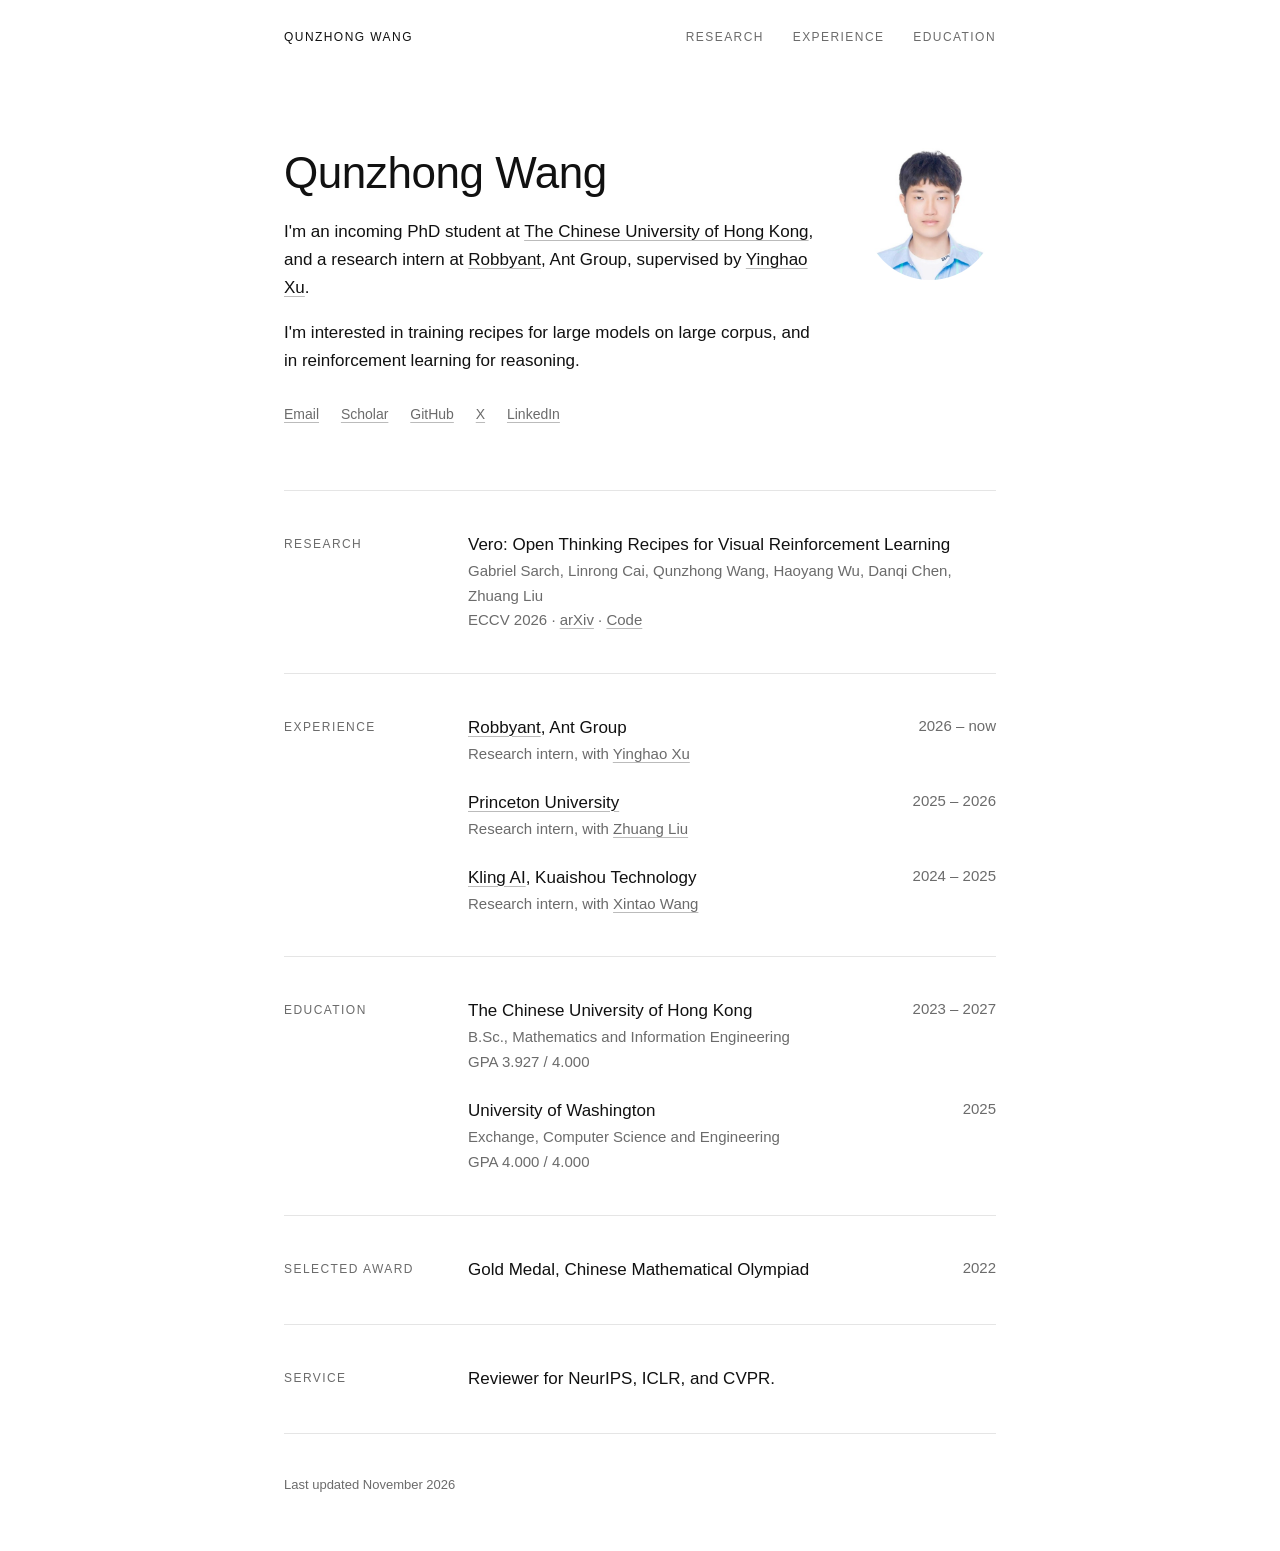
<file: index.html>
<!doctype html>
<html lang="en">
  <head>
    <meta charset="utf-8" />
    <meta name="viewport" content="width=device-width, initial-scale=1" />
    <title>Qunzhong Wang</title>
    <meta name="description" content="Qunzhong Wang, The Chinese University of Hong Kong" />
    <meta name="keywords" content="Qunzhong Wang, CUHK, Machine Learning, AI" />
    <link
      rel="icon"
      href="data:image/svg+xml,<svg xmlns=%22http://www.w3.org/2000/svg%22 viewBox=%220 0 100 100%22><circle cx=%2250%22 cy=%2250%22 r=%2240%22 fill=%22none%22 stroke=%22%23111%22 stroke-width=%228%22/></svg>"
      type="image/svg+xml"
    />
    <style>
      :root {
        --text: #111;
        --muted: #6b6b6b;
        --rule: #e5e5e5;
        --bg: #fff;
      }
      * {
        box-sizing: border-box;
      }
      html {
        -webkit-text-size-adjust: 100%;
      }
      body {
        margin: 0;
        background: var(--bg);
        color: var(--text);
        font-family: -apple-system, BlinkMacSystemFont, "Helvetica Neue",
          Helvetica, Arial, sans-serif;
        font-size: 17px;
        line-height: 1.65;
        -webkit-font-smoothing: antialiased;
      }
      a {
        color: inherit;
        text-decoration: underline;
        text-decoration-thickness: 1px;
        text-underline-offset: 3px;
        text-decoration-color: #bbb;
      }
      a:hover {
        text-decoration-color: var(--text);
      }
      .wrap {
        max-width: 760px;
        margin: 0 auto;
        padding: 0 24px;
      }

      /* top bar */
      .top {
        display: flex;
        justify-content: space-between;
        align-items: baseline;
        padding: 28px 0;
        font-size: 12px;
        letter-spacing: 0.12em;
        text-transform: uppercase;
      }
      .top a {
        text-decoration: none;
      }
      .top nav a {
        margin-left: 24px;
        color: var(--muted);
      }
      .top nav a:hover {
        color: var(--text);
      }

      /* intro */
      .intro {
        display: flex;
        gap: 40px;
        align-items: flex-start;
        padding: 72px 0 64px;
      }
      .intro-text {
        flex: 1;
      }
      h1 {
        font-size: 44px;
        font-weight: 300;
        letter-spacing: -0.01em;
        line-height: 1.15;
        margin: 0 0 20px;
      }
      .lede {
        margin: 0 0 16px;
      }
      .links {
        margin-top: 28px;
        font-size: 14px;
        color: var(--muted);
      }
      .links a {
        margin-right: 18px;
      }
      .photo {
        width: 132px;
        height: 132px;
        object-fit: cover;
        border-radius: 50%;
        flex-shrink: 0;
      }

      /* sections */
      section {
        display: grid;
        grid-template-columns: 160px 1fr;
        gap: 24px;
        padding: 40px 0;
        border-top: 1px solid var(--rule);
      }
      h2 {
        margin: 4px 0 0;
        font-size: 12px;
        font-weight: 500;
        letter-spacing: 0.12em;
        text-transform: uppercase;
        color: var(--muted);
      }
      .item {
        margin-bottom: 22px;
      }
      .item:last-child {
        margin-bottom: 0;
      }
      .item-title {
        font-weight: 500;
      }
      .meta {
        color: var(--muted);
        font-size: 15px;
      }
      .row {
        display: grid;
        grid-template-columns: 1fr auto;
        gap: 16px;
      }
      .when {
        color: var(--muted);
        font-size: 15px;
        white-space: nowrap;
      }
      section p {
        margin: 0;
      }

      footer {
        padding: 40px 0 56px;
        border-top: 1px solid var(--rule);
        font-size: 13px;
        color: var(--muted);
      }

      @media (max-width: 640px) {
        body {
          font-size: 16px;
        }
        .top nav {
          display: none;
        }
        .intro {
          flex-direction: column-reverse;
          gap: 28px;
          padding: 32px 0 48px;
        }
        h1 {
          font-size: 34px;
        }
        .photo {
          width: 96px;
          height: 96px;
        }
        section {
          grid-template-columns: 1fr;
          gap: 16px;
          padding: 32px 0;
        }
        .row {
          grid-template-columns: 1fr;
          gap: 0;
        }
      }
    </style>
  </head>

  <body>
    <div class="wrap">
      <header class="top">
        <a href="#">Qunzhong Wang</a>
        <nav>
          <a href="#research">Research</a>
          <a href="#experience">Experience</a>
          <a href="#education">Education</a>
        </nav>
      </header>

      <div class="intro">
        <div class="intro-text">
          <h1>Qunzhong Wang</h1>
          <p class="lede">
            I'm an incoming PhD student at
            <a href="https://www.cuhk.edu.hk/">The Chinese University of Hong Kong</a>,
            and a research intern at
            <a href="https://www.robbyant.com">Robbyant</a>, Ant Group,
            supervised by <a href="https://justimyhxu.github.io/">Yinghao Xu</a>.
          </p>
          <p class="lede">
            I'm interested in training recipes for large models on large corpus,
            and in reinforcement learning for reasoning.
          </p>
          <div class="links">
            <a href="mailto:qunzhong@link.cuhk.edu.hk">Email</a>
            <a href="https://scholar.google.com/citations?user=B4uel0wAAAAJ">Scholar</a>
            <a href="https://github.com/qunzhongwang">GitHub</a>
            <a href="https://x.com/qunzhongwang">X</a>
            <a href="https://www.linkedin.com/in/qunzhong-wang-904aa02b7">LinkedIn</a>
          </div>
        </div>
        <img class="photo" src="images/qunzhong.png" alt="Qunzhong Wang" />
      </div>

      <section id="research">
        <h2>Research</h2>
        <div>
          <div class="item">
            <div class="item-title">
              Vero: Open Thinking Recipes for Visual Reinforcement Learning
            </div>
            <div class="meta">
              Gabriel Sarch, Linrong Cai, Qunzhong Wang, Haoyang Wu, Danqi Chen,
              Zhuang Liu
            </div>
            <div class="meta">
              ECCV 2026 &middot;
              <a href="https://arxiv.org/abs/2604.04917">arXiv</a> &middot;
              <a href="https://github.com/zlab-princeton/vero">Code</a>
            </div>
          </div>
        </div>
      </section>

      <section id="experience">
        <h2>Experience</h2>
        <div>
          <div class="item row">
            <div>
              <div class="item-title">
                <a href="https://www.robbyant.com">Robbyant</a>, Ant Group
              </div>
              <div class="meta">
                Research intern, with
                <a href="https://justimyhxu.github.io/">Yinghao Xu</a>
              </div>
            </div>
            <div class="when">2026 – now</div>
          </div>
          <div class="item row">
            <div>
              <div class="item-title">
                <a href="https://liuzhuang13.github.io/#ResearchGroup">Princeton University</a>
              </div>
              <div class="meta">
                Research intern, with
                <a href="https://liuzhuang13.github.io/">Zhuang Liu</a>
              </div>
            </div>
            <div class="when">2025 – 2026</div>
          </div>
          <div class="item row">
            <div>
              <div class="item-title">
                <a href="https://app.klingai.com/global/">Kling AI</a>, Kuaishou Technology
              </div>
              <div class="meta">
                Research intern, with
                <a href="https://xinntao.github.io/">Xintao Wang</a>
              </div>
            </div>
            <div class="when">2024 – 2025</div>
          </div>
        </div>
      </section>

      <section id="education">
        <h2>Education</h2>
        <div>
          <div class="item row">
            <div>
              <div class="item-title">The Chinese University of Hong Kong</div>
              <div class="meta">B.Sc., Mathematics and Information Engineering</div>
              <div class="meta">GPA 3.927 / 4.000</div>
            </div>
            <div class="when">2023 – 2027</div>
          </div>
          <div class="item row">
            <div>
              <div class="item-title">University of Washington</div>
              <div class="meta">Exchange, Computer Science and Engineering</div>
              <div class="meta">GPA 4.000 / 4.000</div>
            </div>
            <div class="when">2025</div>
          </div>
        </div>
      </section>

      <section id="awards">
        <h2>Selected Award</h2>
        <div class="item row">
          <div>Gold Medal, Chinese Mathematical Olympiad</div>
          <div class="when">2022</div>
        </div>
      </section>

      <section id="service">
        <h2>Service</h2>
        <p>Reviewer for NeurIPS, ICLR, and CVPR.</p>
      </section>

      <footer>Last updated November 2026</footer>
    </div>
  </body>
</html>
</file>
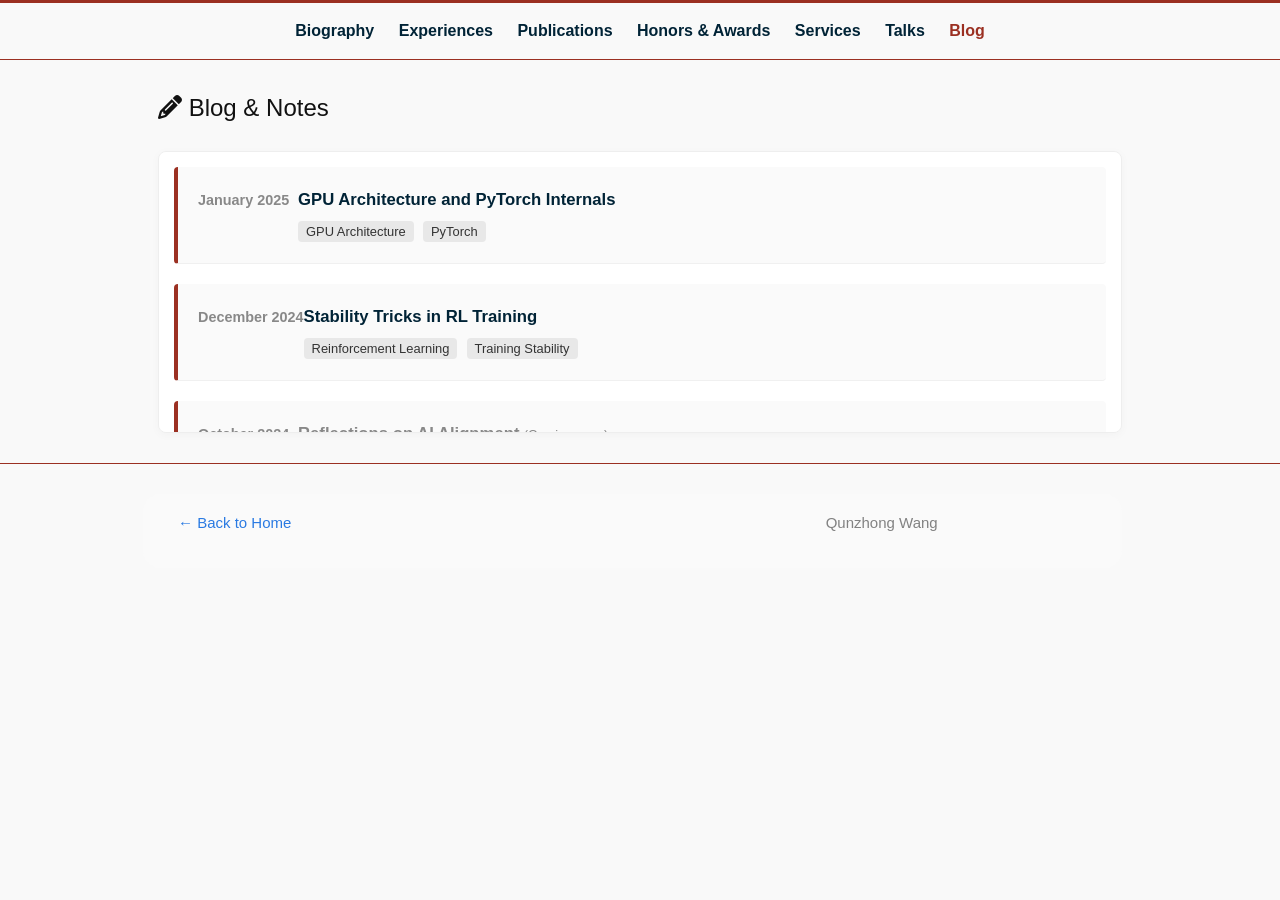
<file: blog.html>
<!DOCTYPE html>
<html>

  <head>
  <meta charset="utf-8">
  <meta name="viewport" content="width=device-width, initial-scale=1">
  <title>Blog - Qunzhong Wang</title>
  <link rel="shortcut icon" href="images/profile_bright.jpeg" type="image/x-icon">
  <link rel="stylesheet" href="https://cdnjs.cloudflare.com/ajax/libs/font-awesome/6.4.2/css/all.min.css">
  <link rel="stylesheet" href="main.css">
  <link rel="stylesheet" href="css/custom.css">
  </head>

<body>

    <header class="site-header">
  <div class="wrapper">
<nav class="site-nav">
  <a href="#" class="menu-icon">
    <svg viewBox="0 0 18 15">
      <path fill="#424242" d="M18,1.484c0,0.82-0.665,1.484-1.484,1.484H1.484C0.665,2.969,0,2.304,0,1.484l0,0C0,0.665,0.665,0,1.484,0 h15.031C17.335,0,18,0.665,18,1.484L18,1.484z"/>
      <path fill="#424242" d="M18,7.516C18,8.335,17.335,9,16.516,9H1.484C0.665,9,0,8.335,0,7.516l0,0c0-0.82,0.665-1.484,1.484-1.484 h15.031C17.335,6.031,18,6.696,18,7.516L18,7.516z"/>
      <path fill="#424242" d="M18,13.516C18,14.335,17.335,15,16.516,15H1.484C0.665,15,0,14.335,0,13.516l0,0 c0-0.82,0.665-1.484,1.484-1.484h15.031C17.335,12.031,18,12.696,18,13.516L18,13.516z"/>
    </svg>
  </a>
  <div class="trigger">
    <a class="page-link" href="index.html#bio"><b>Biography</b></a>
    <a class="page-link" href="index.html#timeline"><b>Experiences</b></a>
    <a class="page-link" href="index.html#publications"><b>Publications</b></a>
    <a class="page-link" href="index.html#awards"><b>Honors & Awards</b></a>
    <a class="page-link" href="index.html#services"><b>Services</b></a>
    <a class="page-link" href="index.html#talks"><b>Talks</b></a>
    <a class="page-link" href="blog.html" style="color: #9b3022;"><b>Blog</b></a>
  </div>
</nav>
  </div>
</header>

<div class="page-content">
<div class="wrapper">

  <h1 class="md-heading text-left">
    <i class="fa fa-pencil" aria-hidden="true"></i>
    Blog & Notes
  </h1>

  <div class="news-container" style="margin-top: 25px;">
    <div class="news-item" style="padding: 20px; border-left: 4px solid #9b3022; background: #fafafa; border-radius: 4px; margin-bottom: 20px;">
      <div class="news-date" style="color: #888; font-size: 0.9em; margin-bottom: 8px;">January 2025</div>
      <div class="news-content">
        <a href="blog/reading-note-gpu-torch.html" style="font-size: 1.1em; font-weight: 600; color: #002336; text-decoration: none;">GPU Architecture and PyTorch Internals</a>
        <div style="margin-top: 8px;">
          <span style="background: #e8e8e8; padding: 3px 8px; border-radius: 4px; font-size: 0.85em; margin-right: 5px;">GPU Architecture</span>
          <span style="background: #e8e8e8; padding: 3px 8px; border-radius: 4px; font-size: 0.85em;">PyTorch</span>
        </div>
      </div>
    </div>

    <div class="news-item" style="padding: 20px; border-left: 4px solid #9b3022; background: #fafafa; border-radius: 4px; margin-bottom: 20px;">
      <div class="news-date" style="color: #888; font-size: 0.9em; margin-bottom: 8px;">December 2024</div>
      <div class="news-content">
        <a href="blog/tech-rl-stability.html" style="font-size: 1.1em; font-weight: 600; color: #002336; text-decoration: none;">Stability Tricks in RL Training</a>
        <div style="margin-top: 8px;">
          <span style="background: #e8e8e8; padding: 3px 8px; border-radius: 4px; font-size: 0.85em; margin-right: 5px;">Reinforcement Learning</span>
          <span style="background: #e8e8e8; padding: 3px 8px; border-radius: 4px; font-size: 0.85em;">Training Stability</span>
        </div>
      </div>
    </div>

    <div class="news-item" style="padding: 20px; border-left: 4px solid #9b3022; background: #fafafa; border-radius: 4px; margin-bottom: 20px;">
      <div class="news-date" style="color: #888; font-size: 0.9em; margin-bottom: 8px;">October 2024</div>
      <div class="news-content">
        <a href="#" style="font-size: 1.1em; font-weight: 600; color: #888; text-decoration: none;">Reflections on AI Alignment</a>
        <span style="font-size: 0.85em; color: #888;">(Coming soon)</span>
        <div style="margin-top: 8px;">
          <span style="background: #e8e8e8; padding: 3px 8px; border-radius: 4px; font-size: 0.85em; margin-right: 5px;">AI Alignment</span>
          <span style="background: #e8e8e8; padding: 3px 8px; border-radius: 4px; font-size: 0.85em;">RLHF</span>
        </div>
      </div>
    </div>
  </div>

</div>
</div>

<footer class="site-footer">
  <div class="wrapper">
    <div class="footer-col-wrapper footer-row">
      <div class="footer-col footer-col-1">
        <p style="margin:0;"><a href="index.html">← Back to Home</a></p>
      </div>
      <div class="footer-col footer-col-3" style="text-align:right;">
        <p class="text" style="margin:0;">Qunzhong Wang</p>
      </div>
    </div>
  </div>
</footer>

<style>
.footer-row{ display:flex; align-items:center; justify-content:space-between; background:#fafafa; padding:18px 20px; border-radius:18px; }
</style>

</body>
</html>
</file>
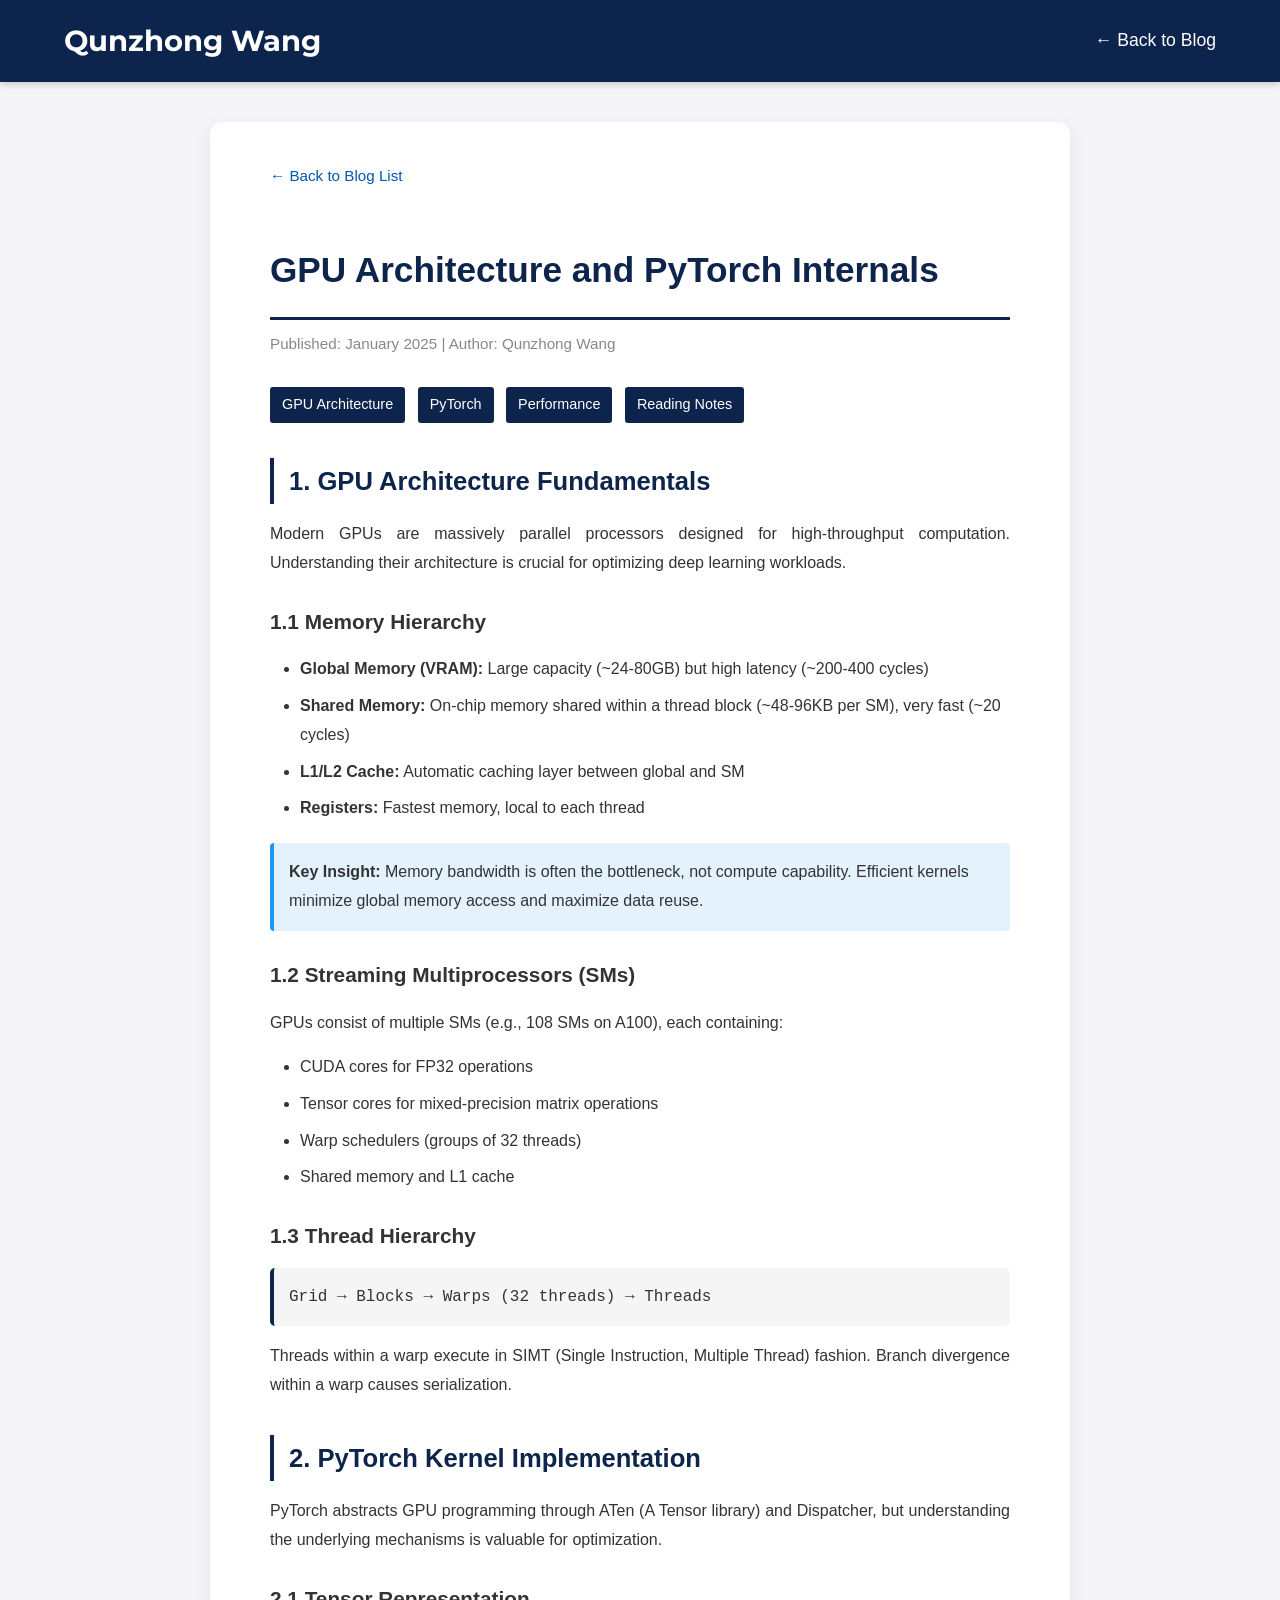
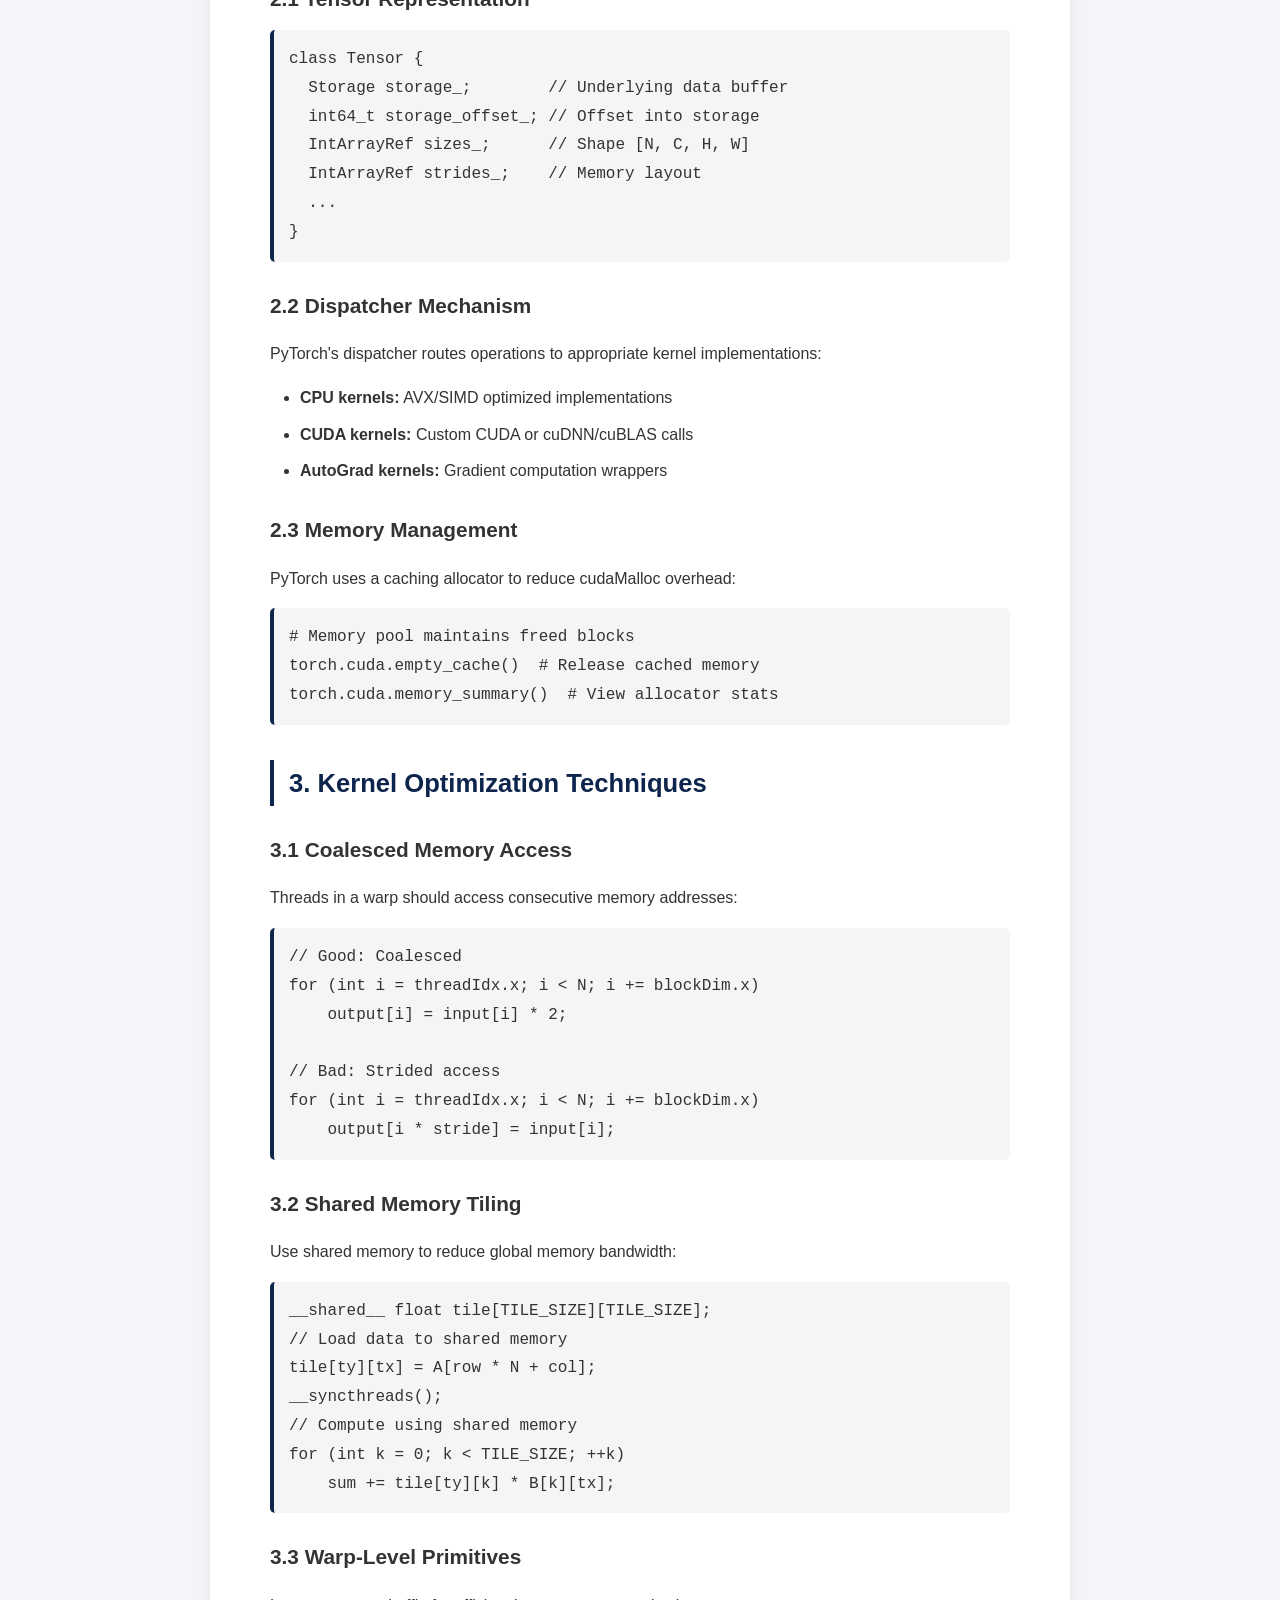
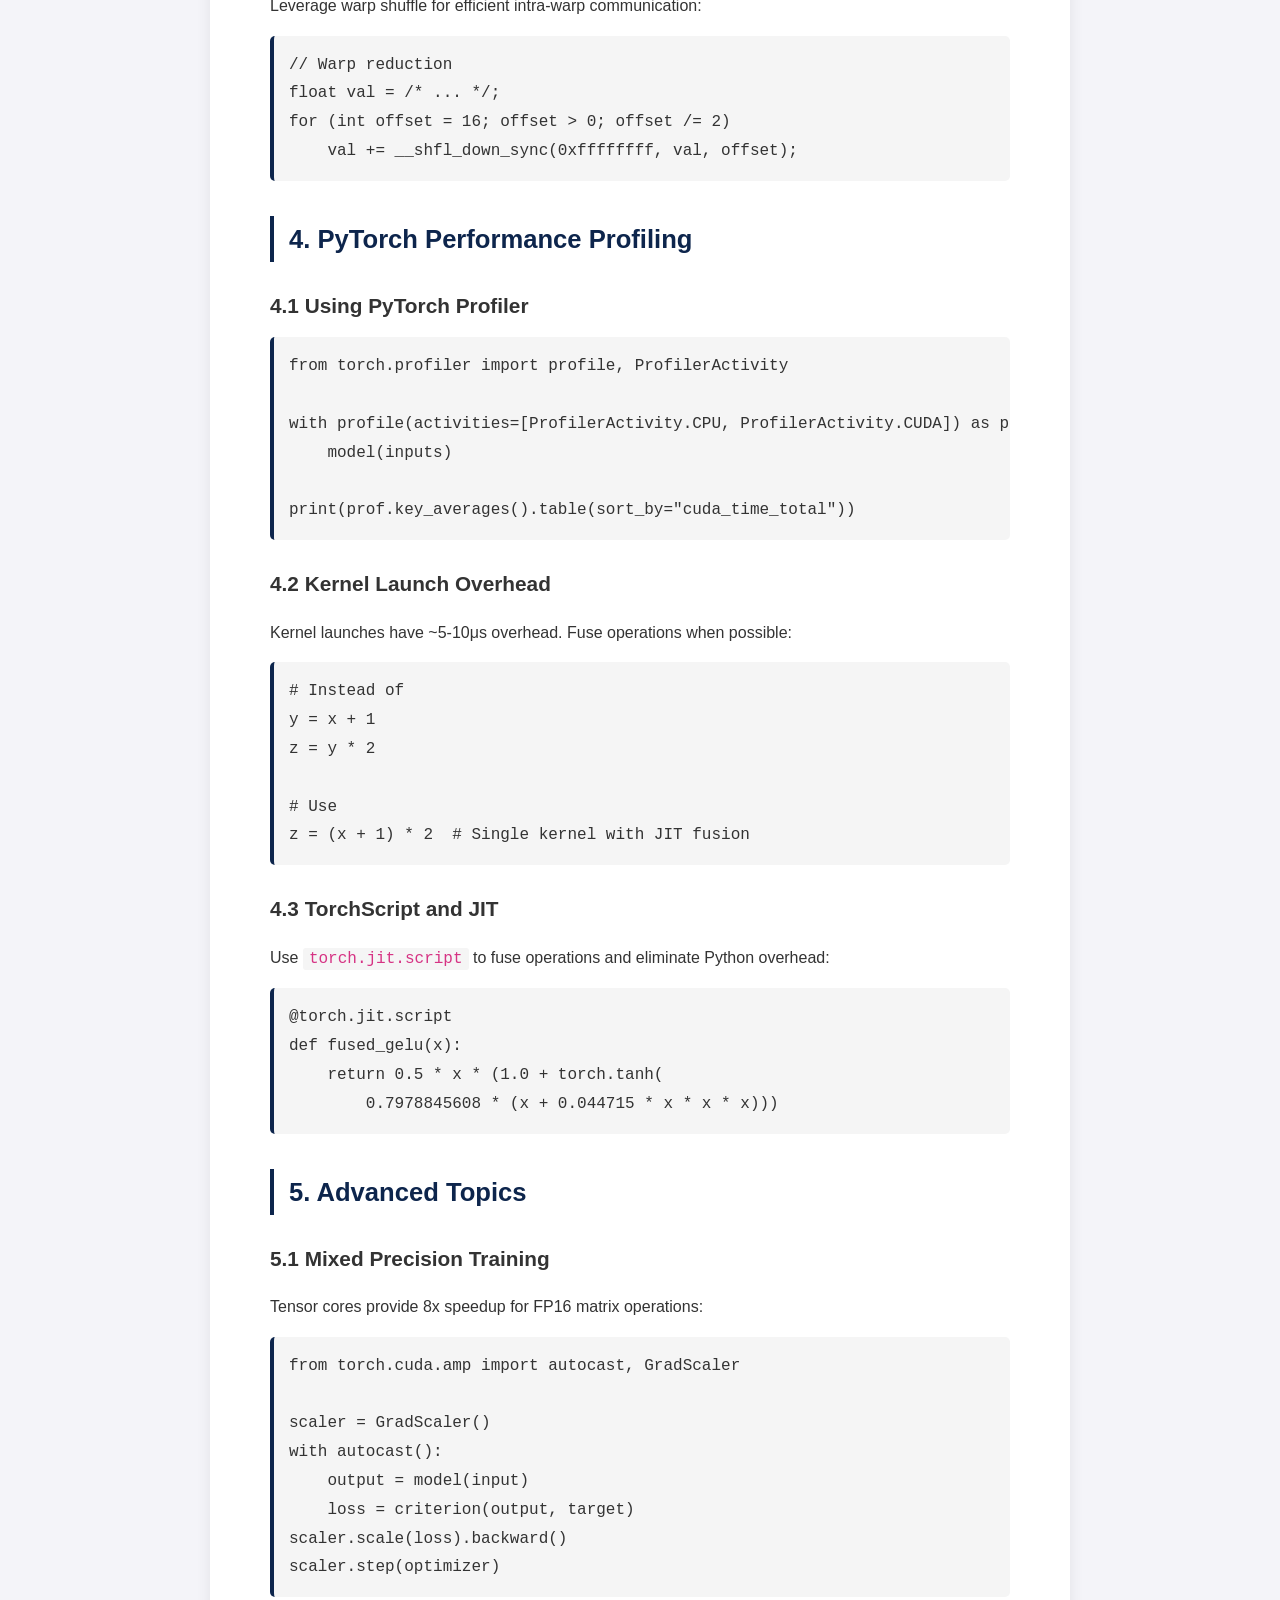
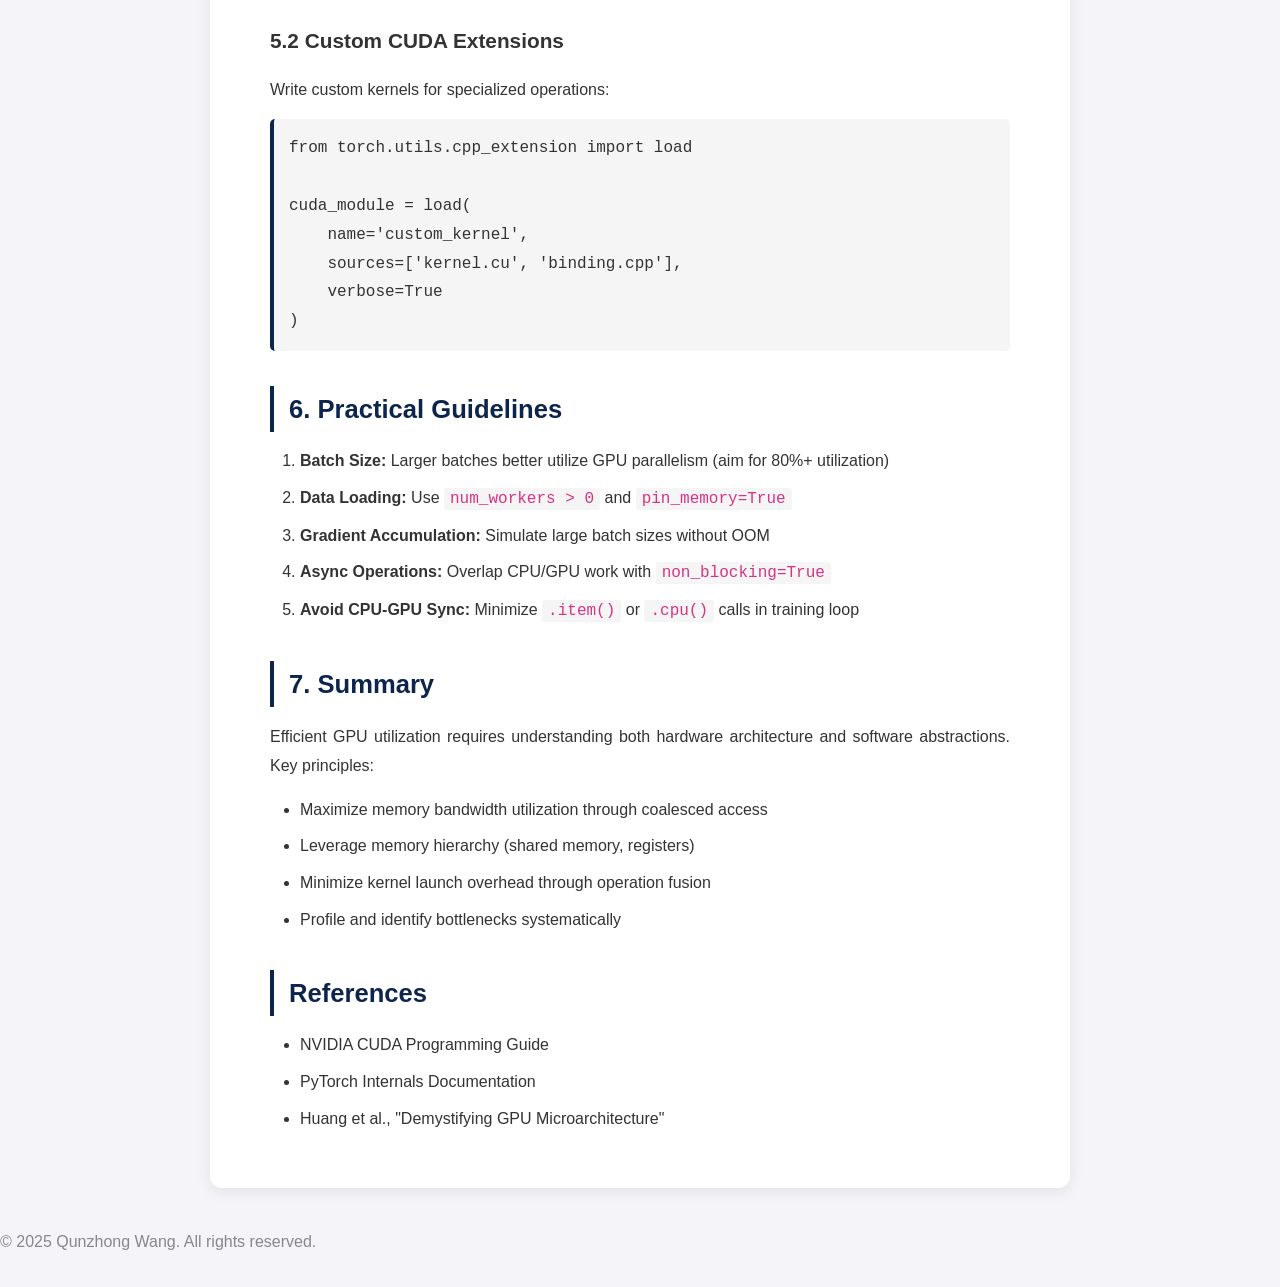
<file: blog/reading-note-gpu-torch.html>
<!DOCTYPE HTML>
<html lang="en">
<head>
  <meta http-equiv="Content-Type" content="text/html; charset=UTF-8">
  <title>GPU Architecture and PyTorch Internals - Qunzhong Wang</title>
  <meta name="author" content="Qunzhong Wang">
  <meta name="viewport" content="width=device-width, initial-scale=1">
  <link rel="shortcut icon" href="../images/profile_bright.jpeg" type="image/x-icon">
  <link rel="preconnect" href="https://fonts.googleapis.com">
  <link rel="preconnect" href="https://fonts.gstatic.com" crossorigin>
  <link href="https://fonts.googleapis.com/css2?family=Montserrat:wght@500&display=swap" rel="stylesheet">
  <style>
    body {
      font-family: Verdana, Kaiti SC, Geneva, sans-serif;
      margin: 0;
      background-color: #f4f4f9;
      color: #333;
      line-height: 1.8;
    }

    .top-nav {
      background-color: #0d254c;
      padding: 15px 5%;
      display: flex;
      justify-content: space-between;
      align-items: center;
      position: sticky; 
      top: 0;
      z-index: 1000;
      box-shadow: 0 2px 8px rgba(0, 0, 0, 0.2);
    }

    .nav-name {
      font-size: 1.8em;
      font-weight: bold;
      color: #fff;
      text-decoration: none;
      font-family: 'Montserrat', sans-serif;
    }

    .nav-links a {
      color: #fff;
      text-decoration: none;
      margin-left: 25px;
      font-size: 1.1em;
    }

    .nav-links a:hover {
      color: #a9cce3;
    }

    .main-container {
      width: 100%;
      max-width: 900px;
      margin: 40px auto;
      padding: 0 20px;
      box-sizing: border-box;
    }

    .content-card {
      background-color: #fff;
      border-radius: 12px;
      padding: 40px 60px;
      box-shadow: 0 4px 15px rgba(0, 0, 0, 0.08);
    }

    .back-link {
      color: #0056b3;
      text-decoration: none;
      font-size: 0.95em;
      margin-bottom: 20px;
      display: inline-block;
    }

    .back-link:hover {
      text-decoration: underline;
    }

    h1 {
      font-size: 2.2em;
      color: #0d254c;
      margin-bottom: 10px;
      border-bottom: 3px solid #0d254c;
      padding-bottom: 15px;
    }

    .meta {
      color: #888;
      font-size: 0.95em;
      margin-bottom: 30px;
    }

    .tags {
      margin: 20px 0;
    }

    .tags span {
      display: inline-block;
      background-color: #0d254c;
      color: white;
      padding: 5px 12px;
      border-radius: 3px;
      font-size: 0.9em;
      margin-right: 8px;
    }

    h2 {
      font-size: 1.6em;
      color: #0d254c;
      margin-top: 35px;
      margin-bottom: 15px;
      border-left: 4px solid #0d254c;
      padding-left: 15px;
    }

    h3 {
      font-size: 1.3em;
      color: #333;
      margin-top: 25px;
      margin-bottom: 12px;
    }

    p {
      margin-bottom: 15px;
      text-align: justify;
    }

    code {
      background-color: #f5f5f5;
      padding: 2px 6px;
      border-radius: 3px;
      font-family: 'Courier New', monospace;
      color: #d63384;
    }

    pre {
      background-color: #f5f5f5;
      padding: 15px;
      border-radius: 5px;
      overflow-x: auto;
      border-left: 4px solid #0d254c;
    }

    pre code {
      background-color: transparent;
      padding: 0;
      color: #333;
    }

    ul, ol {
      margin: 15px 0;
      padding-left: 30px;
    }

    li {
      margin-bottom: 8px;
    }

    .note-box {
      background-color: #e3f2fd;
      border-left: 4px solid #2196f3;
      padding: 15px;
      margin: 20px 0;
      border-radius: 4px;
    }

    @media (max-width: 768px) {
      .content-card {
        padding: 25px 20px;
      }
      h1 {
        font-size: 1.8em;
      }
    }
  </style>
</head>

<body>
  <header class="top-nav">
    <a href="../index.html" class="nav-name">Qunzhong Wang</a>
    <nav class="nav-links">
      <a href="../blog.html">← Back to Blog</a>
    </nav>
  </header>

  <div class="main-container">
    <section class="content-card">
      <a href="../blog.html" class="back-link">← Back to Blog List</a>
      
      <h1>GPU Architecture and PyTorch Internals</h1>
      
      <div class="meta">
        Published: January 2025 | Author: Qunzhong Wang
      </div>

      <div class="tags">
        <span>GPU Architecture</span>
        <span>PyTorch</span>
        <span>Performance</span>
        <span>Reading Notes</span>
      </div>

      <h2>1. GPU Architecture Fundamentals</h2>
      <p>
        Modern GPUs are massively parallel processors designed for high-throughput computation. Understanding their architecture is crucial for optimizing deep learning workloads.
      </p>

      <h3>1.1 Memory Hierarchy</h3>
      <ul>
        <li><strong>Global Memory (VRAM):</strong> Large capacity (~24-80GB) but high latency (~200-400 cycles)</li>
        <li><strong>Shared Memory:</strong> On-chip memory shared within a thread block (~48-96KB per SM), very fast (~20 cycles)</li>
        <li><strong>L1/L2 Cache:</strong> Automatic caching layer between global and SM</li>
        <li><strong>Registers:</strong> Fastest memory, local to each thread</li>
      </ul>

      <div class="note-box">
        <strong>Key Insight:</strong> Memory bandwidth is often the bottleneck, not compute capability. Efficient kernels minimize global memory access and maximize data reuse.
      </div>

      <h3>1.2 Streaming Multiprocessors (SMs)</h3>
      <p>
        GPUs consist of multiple SMs (e.g., 108 SMs on A100), each containing:
      </p>
      <ul>
        <li>CUDA cores for FP32 operations</li>
        <li>Tensor cores for mixed-precision matrix operations</li>
        <li>Warp schedulers (groups of 32 threads)</li>
        <li>Shared memory and L1 cache</li>
      </ul>

      <h3>1.3 Thread Hierarchy</h3>
      <pre><code>Grid → Blocks → Warps (32 threads) → Threads</code></pre>
      <p>
        Threads within a warp execute in SIMT (Single Instruction, Multiple Thread) fashion. Branch divergence within a warp causes serialization.
      </p>

      <h2>2. PyTorch Kernel Implementation</h2>
      <p>
        PyTorch abstracts GPU programming through ATen (A Tensor library) and Dispatcher, but understanding the underlying mechanisms is valuable for optimization.
      </p>

      <h3>2.1 Tensor Representation</h3>
      <pre><code>class Tensor {
  Storage storage_;        // Underlying data buffer
  int64_t storage_offset_; // Offset into storage
  IntArrayRef sizes_;      // Shape [N, C, H, W]
  IntArrayRef strides_;    // Memory layout
  ...
}</code></pre>

      <h3>2.2 Dispatcher Mechanism</h3>
      <p>
        PyTorch's dispatcher routes operations to appropriate kernel implementations:
      </p>
      <ul>
        <li><strong>CPU kernels:</strong> AVX/SIMD optimized implementations</li>
        <li><strong>CUDA kernels:</strong> Custom CUDA or cuDNN/cuBLAS calls</li>
        <li><strong>AutoGrad kernels:</strong> Gradient computation wrappers</li>
      </ul>

      <h3>2.3 Memory Management</h3>
      <p>
        PyTorch uses a caching allocator to reduce cudaMalloc overhead:
      </p>
      <pre><code># Memory pool maintains freed blocks
torch.cuda.empty_cache()  # Release cached memory
torch.cuda.memory_summary()  # View allocator stats</code></pre>

      <h2>3. Kernel Optimization Techniques</h2>

      <h3>3.1 Coalesced Memory Access</h3>
      <p>
        Threads in a warp should access consecutive memory addresses:
      </p>
      <pre><code>// Good: Coalesced
for (int i = threadIdx.x; i < N; i += blockDim.x)
    output[i] = input[i] * 2;

// Bad: Strided access
for (int i = threadIdx.x; i < N; i += blockDim.x)
    output[i * stride] = input[i];</code></pre>

      <h3>3.2 Shared Memory Tiling</h3>
      <p>
        Use shared memory to reduce global memory bandwidth:
      </p>
      <pre><code>__shared__ float tile[TILE_SIZE][TILE_SIZE];
// Load data to shared memory
tile[ty][tx] = A[row * N + col];
__syncthreads();
// Compute using shared memory
for (int k = 0; k < TILE_SIZE; ++k)
    sum += tile[ty][k] * B[k][tx];</code></pre>

      <h3>3.3 Warp-Level Primitives</h3>
      <p>
        Leverage warp shuffle for efficient intra-warp communication:
      </p>
      <pre><code>// Warp reduction
float val = /* ... */;
for (int offset = 16; offset > 0; offset /= 2)
    val += __shfl_down_sync(0xffffffff, val, offset);</code></pre>

      <h2>4. PyTorch Performance Profiling</h2>

      <h3>4.1 Using PyTorch Profiler</h3>
      <pre><code>from torch.profiler import profile, ProfilerActivity

with profile(activities=[ProfilerActivity.CPU, ProfilerActivity.CUDA]) as prof:
    model(inputs)
    
print(prof.key_averages().table(sort_by="cuda_time_total"))</code></pre>

      <h3>4.2 Kernel Launch Overhead</h3>
      <p>
        Kernel launches have ~5-10μs overhead. Fuse operations when possible:
      </p>
      <pre><code># Instead of
y = x + 1
z = y * 2

# Use
z = (x + 1) * 2  # Single kernel with JIT fusion</code></pre>

      <h3>4.3 TorchScript and JIT</h3>
      <p>
        Use <code>torch.jit.script</code> to fuse operations and eliminate Python overhead:
      </p>
      <pre><code>@torch.jit.script
def fused_gelu(x):
    return 0.5 * x * (1.0 + torch.tanh(
        0.7978845608 * (x + 0.044715 * x * x * x)))</code></pre>

      <h2>5. Advanced Topics</h2>

      <h3>5.1 Mixed Precision Training</h3>
      <p>
        Tensor cores provide 8x speedup for FP16 matrix operations:
      </p>
      <pre><code>from torch.cuda.amp import autocast, GradScaler

scaler = GradScaler()
with autocast():
    output = model(input)
    loss = criterion(output, target)
scaler.scale(loss).backward()
scaler.step(optimizer)</code></pre>

      <h3>5.2 Custom CUDA Extensions</h3>
      <p>
        Write custom kernels for specialized operations:
      </p>
      <pre><code>from torch.utils.cpp_extension import load

cuda_module = load(
    name='custom_kernel',
    sources=['kernel.cu', 'binding.cpp'],
    verbose=True
)</code></pre>

      <h2>6. Practical Guidelines</h2>
      <ol>
        <li><strong>Batch Size:</strong> Larger batches better utilize GPU parallelism (aim for 80%+ utilization)</li>
        <li><strong>Data Loading:</strong> Use <code>num_workers > 0</code> and <code>pin_memory=True</code></li>
        <li><strong>Gradient Accumulation:</strong> Simulate large batch sizes without OOM</li>
        <li><strong>Async Operations:</strong> Overlap CPU/GPU work with <code>non_blocking=True</code></li>
        <li><strong>Avoid CPU-GPU Sync:</strong> Minimize <code>.item()</code> or <code>.cpu()</code> calls in training loop</li>
      </ol>

      <h2>7. Summary</h2>
      <p>
        Efficient GPU utilization requires understanding both hardware architecture and software abstractions. Key principles:
      </p>
      <ul>
        <li>Maximize memory bandwidth utilization through coalesced access</li>
        <li>Leverage memory hierarchy (shared memory, registers)</li>
        <li>Minimize kernel launch overhead through operation fusion</li>
        <li>Profile and identify bottlenecks systematically</li>
      </ul>

      <h2>References</h2>
      <ul>
        <li>NVIDIA CUDA Programming Guide</li>
        <li>PyTorch Internals Documentation</li>
        <li>Huang et al., "Demystifying GPU Microarchitecture"</li>
      </ul>

    </section>
  </div>

  <footer style="text-align:center;margin-top:20px; margin-bottom: 30px; color: #888;">
    <p>&copy; 2025 Qunzhong Wang. All rights reserved.</p>
  </footer>

</body>
</html>
</file>
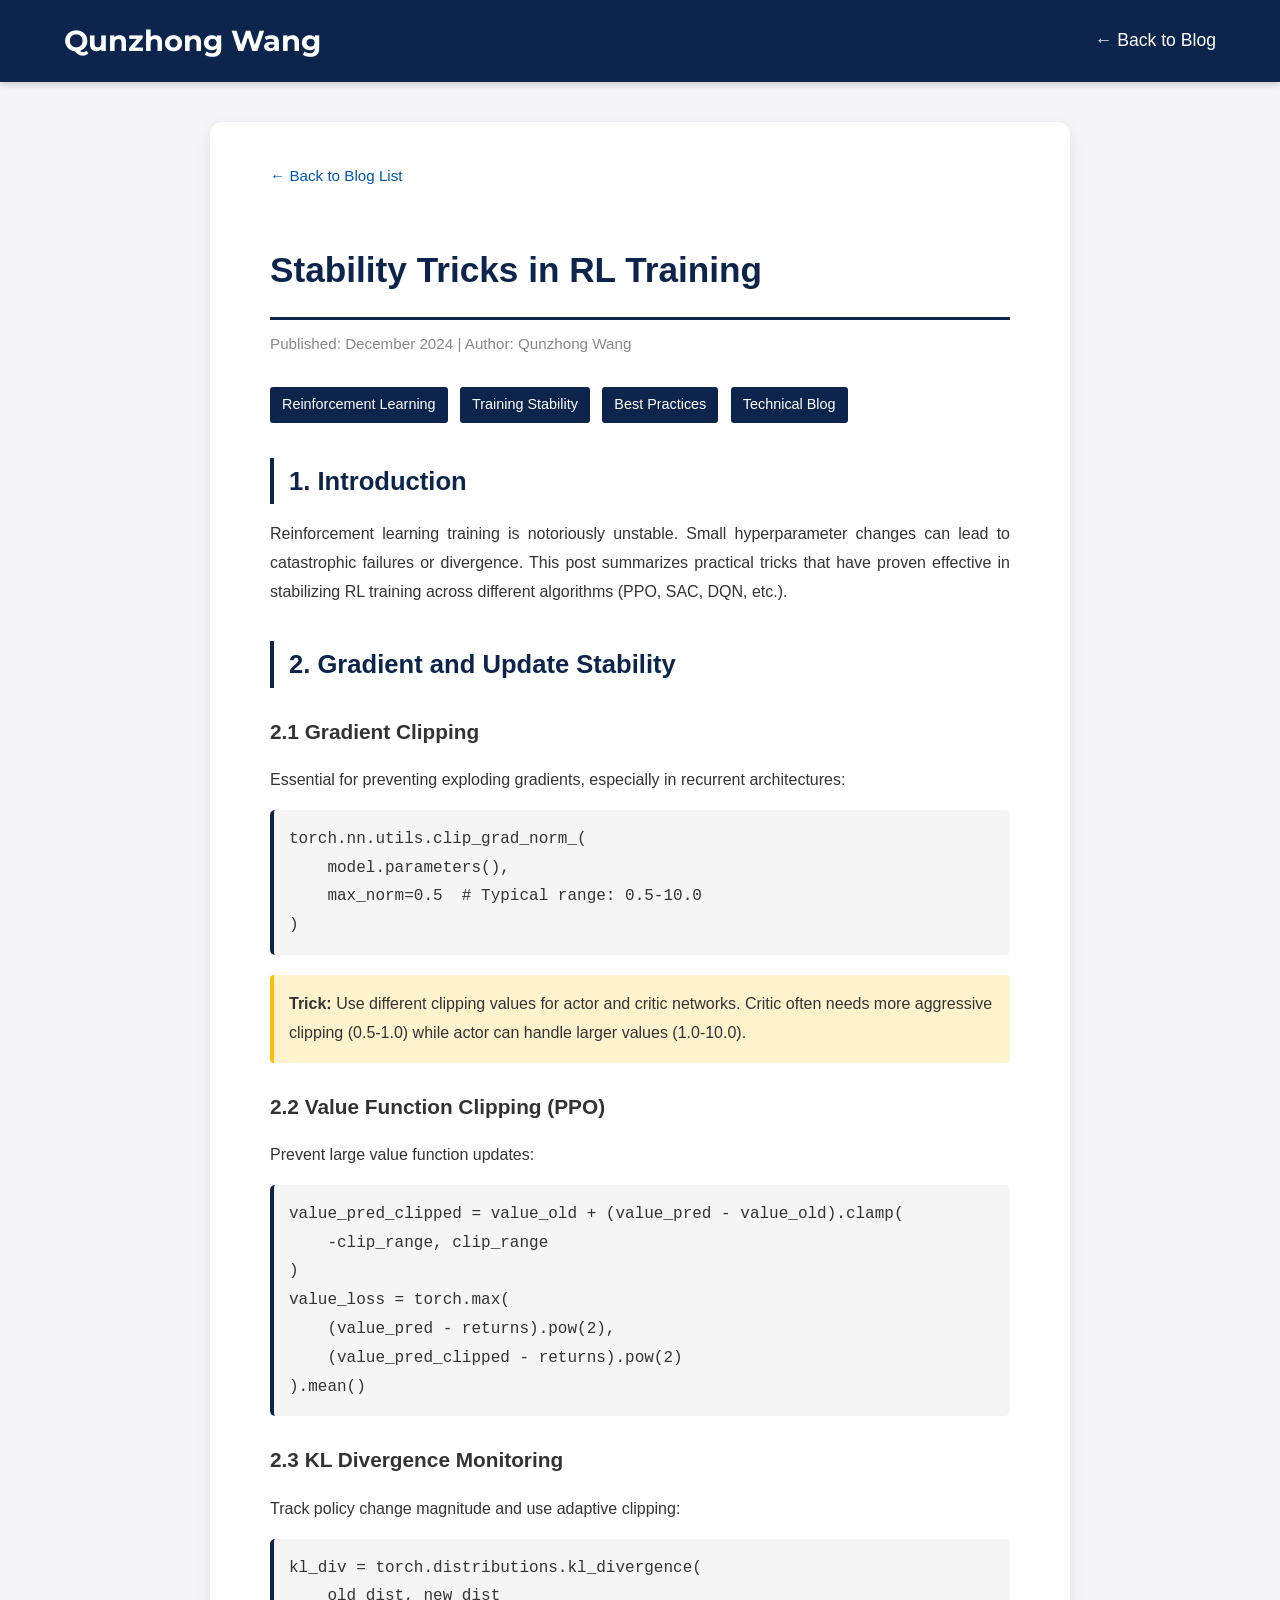
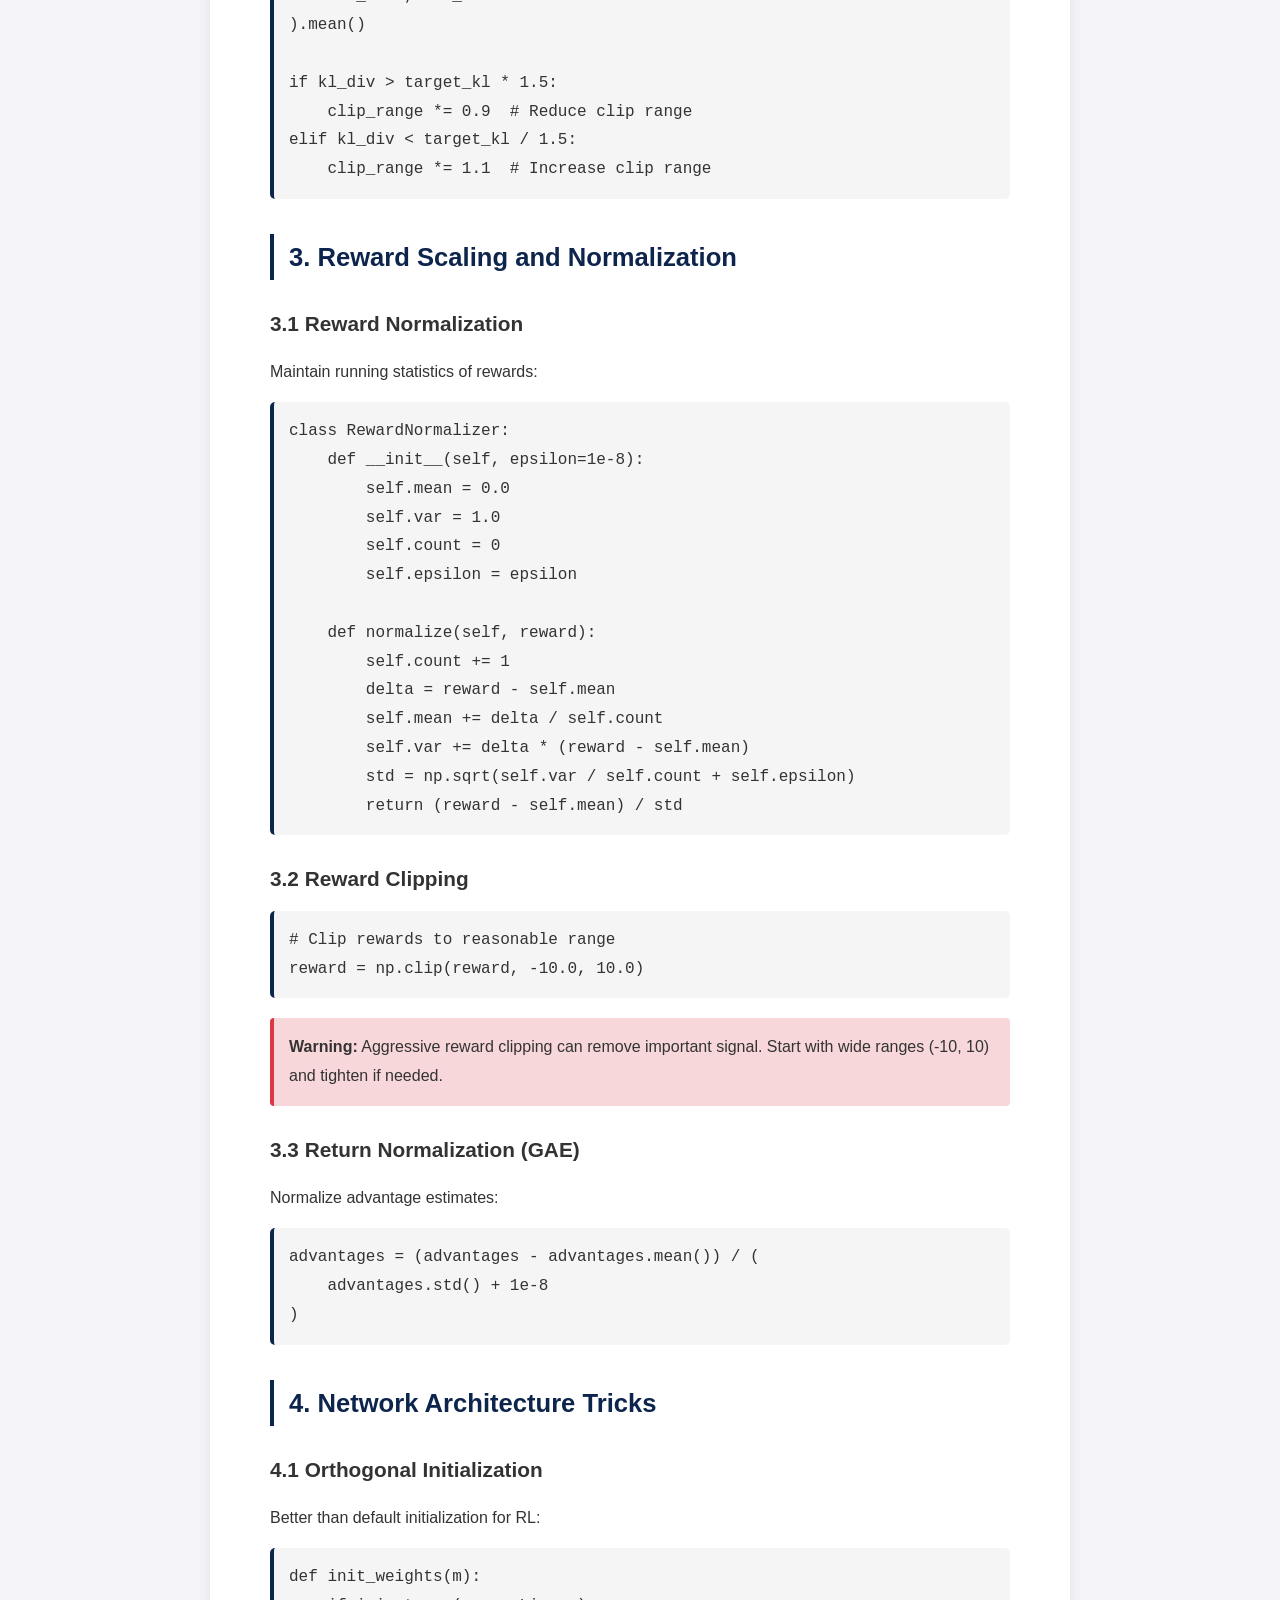
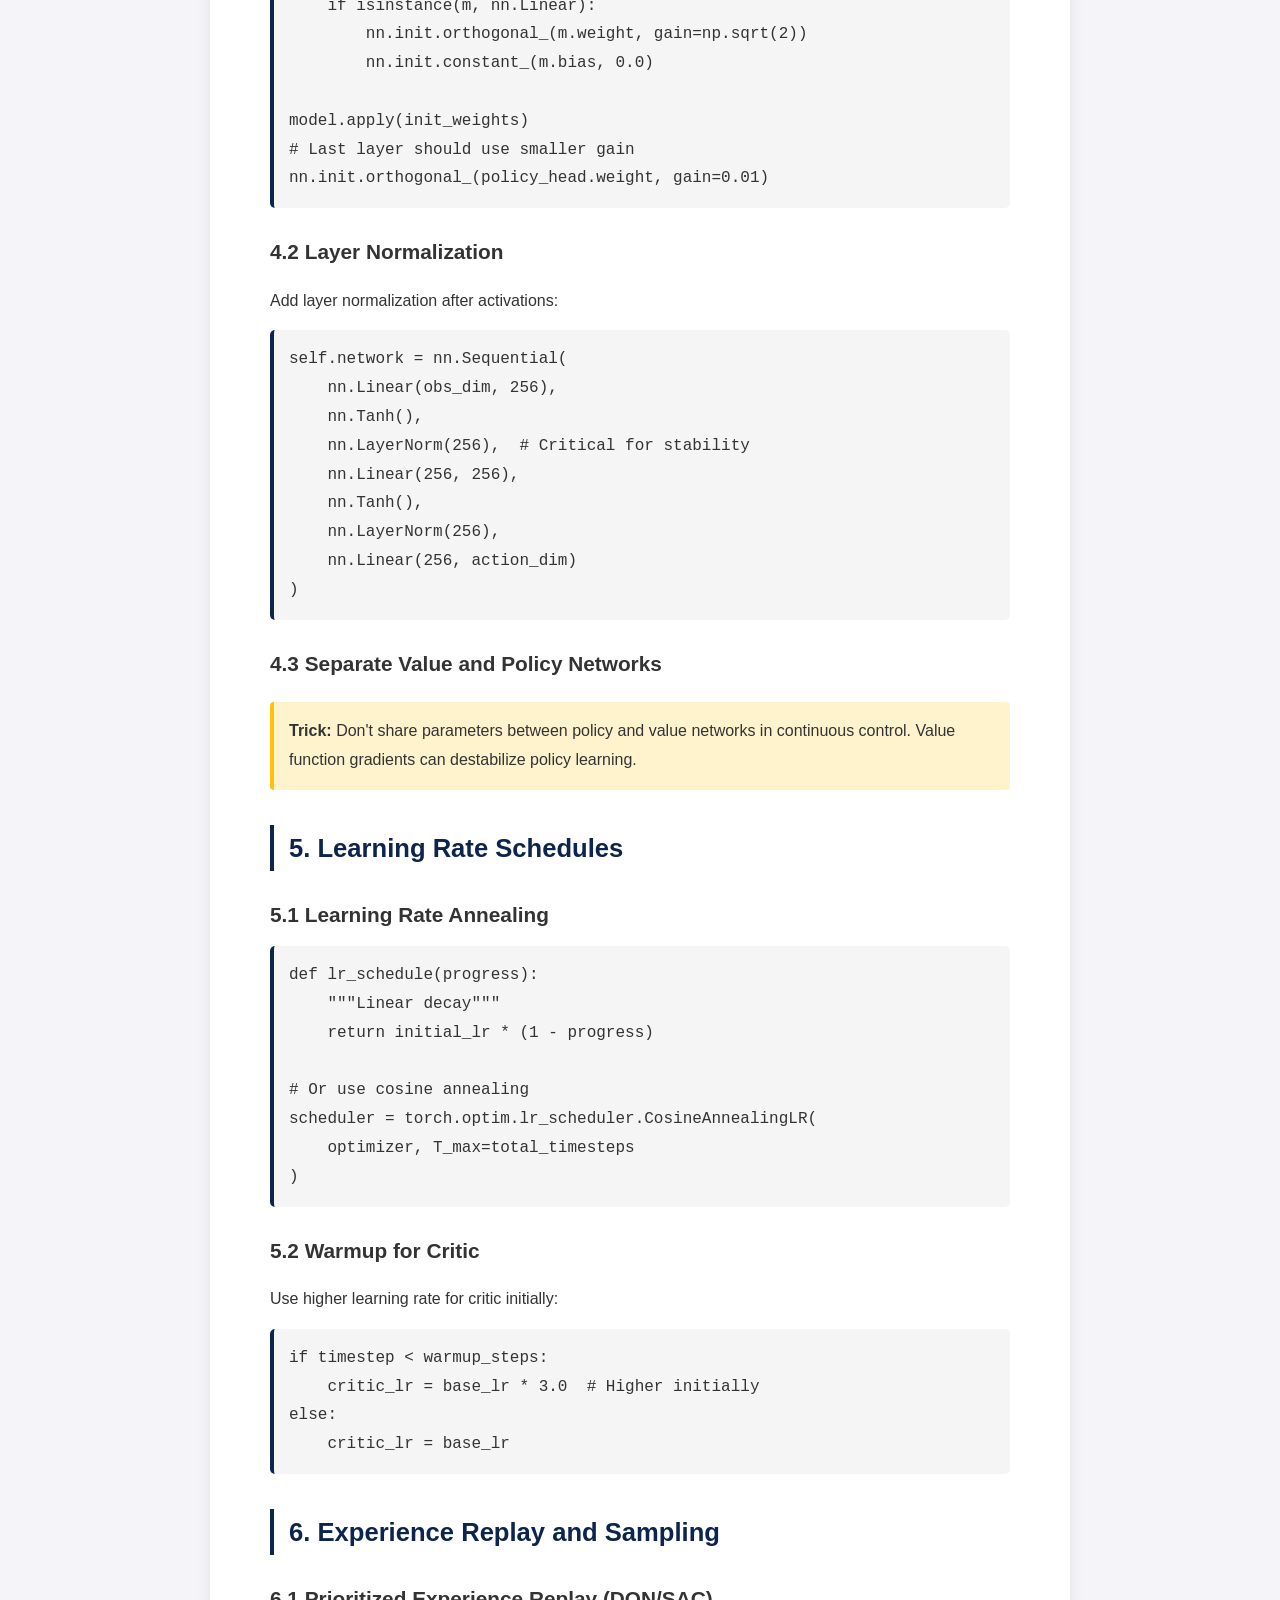
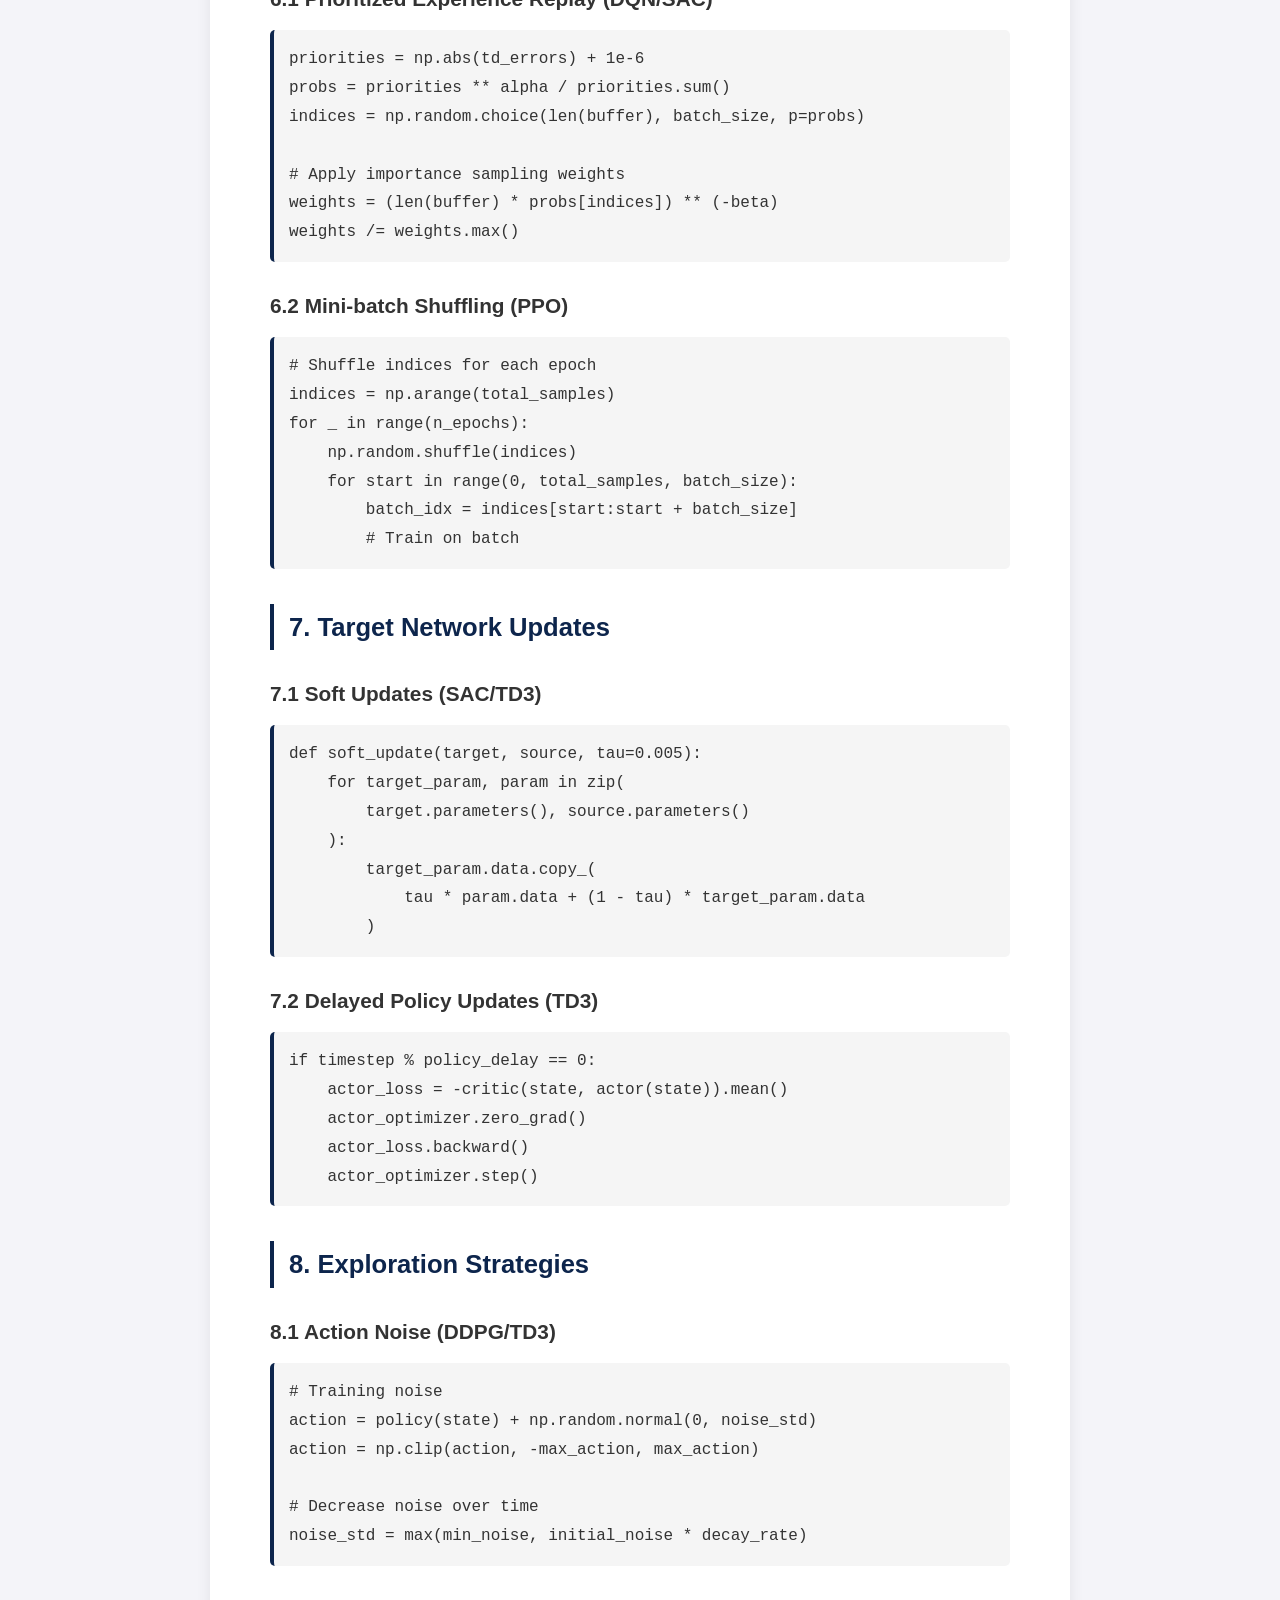
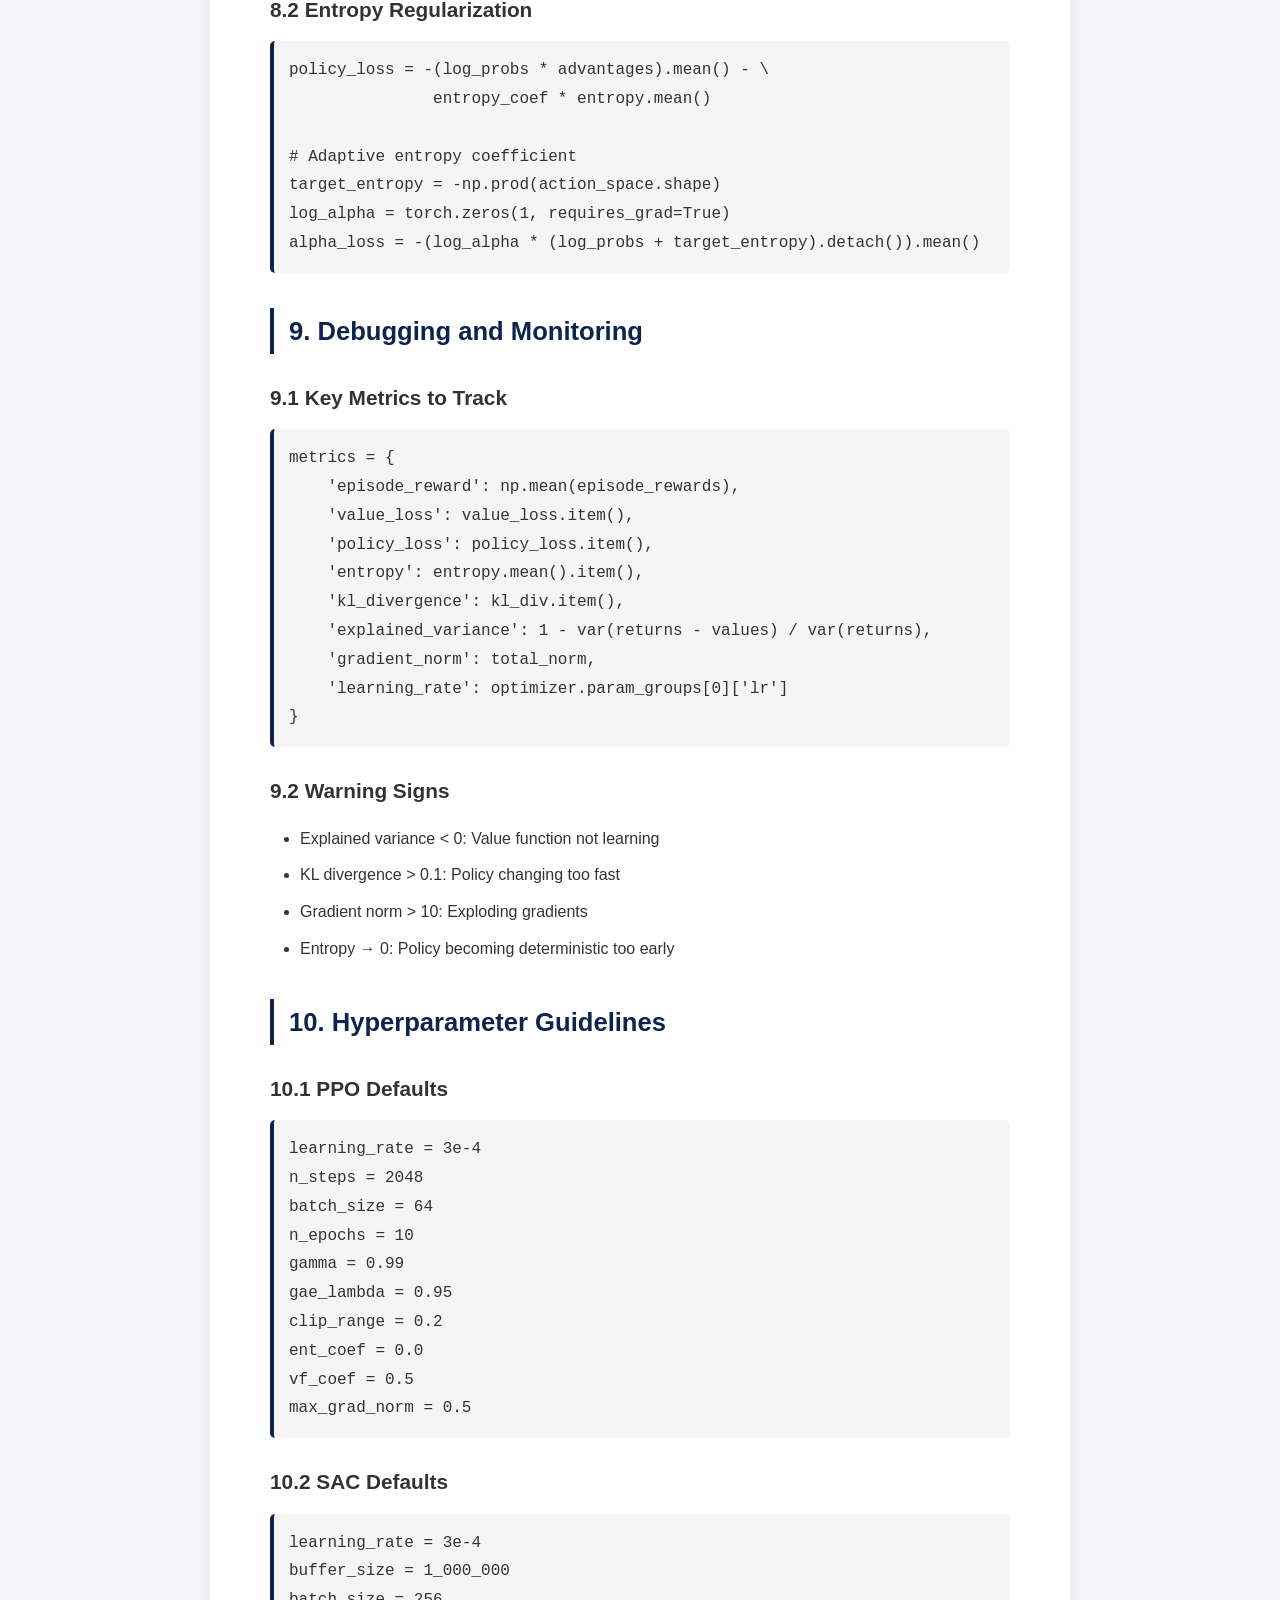
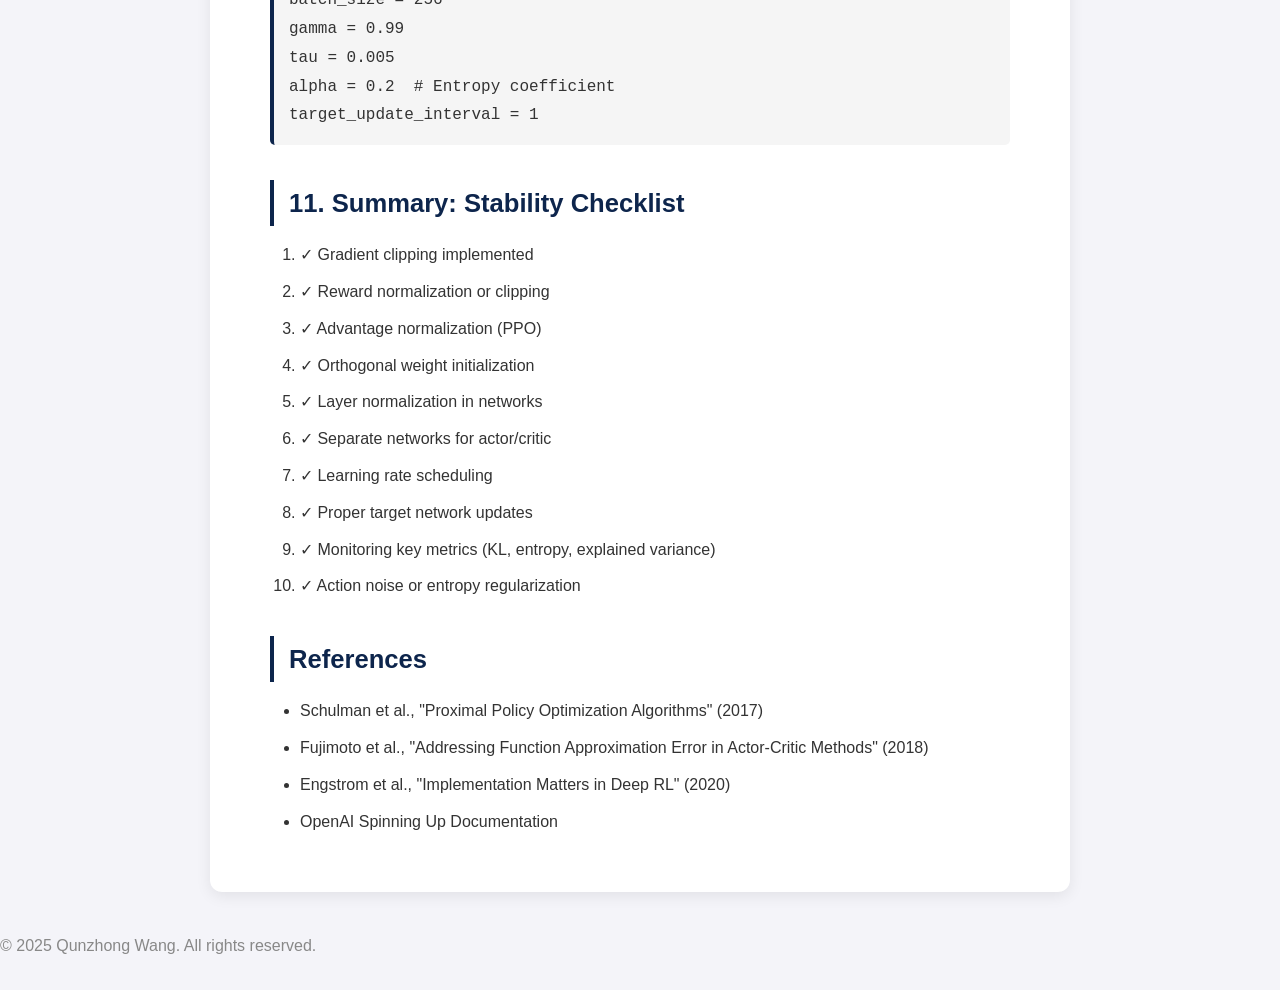
<file: blog/tech-rl-stability.html>
<!DOCTYPE HTML>
<html lang="en">
<head>
  <meta http-equiv="Content-Type" content="text/html; charset=UTF-8">
  <title>Stability Tricks in RL Training - Qunzhong Wang</title>
  <meta name="author" content="Qunzhong Wang">
  <meta name="viewport" content="width=device-width, initial-scale=1">
  <link rel="shortcut icon" href="../images/profile_bright.jpeg" type="image/x-icon">
  <link rel="preconnect" href="https://fonts.googleapis.com">
  <link rel="preconnect" href="https://fonts.gstatic.com" crossorigin>
  <link href="https://fonts.googleapis.com/css2?family=Montserrat:wght@500&display=swap" rel="stylesheet">
  <style>
    body {
      font-family: Verdana, Kaiti SC, Geneva, sans-serif;
      margin: 0;
      background-color: #f4f4f9;
      color: #333;
      line-height: 1.8;
    }

    .top-nav {
      background-color: #0d254c;
      padding: 15px 5%;
      display: flex;
      justify-content: space-between;
      align-items: center;
      position: sticky; 
      top: 0;
      z-index: 1000;
      box-shadow: 0 2px 8px rgba(0, 0, 0, 0.2);
    }

    .nav-name {
      font-size: 1.8em;
      font-weight: bold;
      color: #fff;
      text-decoration: none;
      font-family: 'Montserrat', sans-serif;
    }

    .nav-links a {
      color: #fff;
      text-decoration: none;
      margin-left: 25px;
      font-size: 1.1em;
    }

    .nav-links a:hover {
      color: #a9cce3;
    }

    .main-container {
      width: 100%;
      max-width: 900px;
      margin: 40px auto;
      padding: 0 20px;
      box-sizing: border-box;
    }

    .content-card {
      background-color: #fff;
      border-radius: 12px;
      padding: 40px 60px;
      box-shadow: 0 4px 15px rgba(0, 0, 0, 0.08);
    }

    .back-link {
      color: #0056b3;
      text-decoration: none;
      font-size: 0.95em;
      margin-bottom: 20px;
      display: inline-block;
    }

    .back-link:hover {
      text-decoration: underline;
    }

    h1 {
      font-size: 2.2em;
      color: #0d254c;
      margin-bottom: 10px;
      border-bottom: 3px solid #0d254c;
      padding-bottom: 15px;
    }

    .meta {
      color: #888;
      font-size: 0.95em;
      margin-bottom: 30px;
    }

    .tags {
      margin: 20px 0;
    }

    .tags span {
      display: inline-block;
      background-color: #0d254c;
      color: white;
      padding: 5px 12px;
      border-radius: 3px;
      font-size: 0.9em;
      margin-right: 8px;
    }

    h2 {
      font-size: 1.6em;
      color: #0d254c;
      margin-top: 35px;
      margin-bottom: 15px;
      border-left: 4px solid #0d254c;
      padding-left: 15px;
    }

    h3 {
      font-size: 1.3em;
      color: #333;
      margin-top: 25px;
      margin-bottom: 12px;
    }

    p {
      margin-bottom: 15px;
      text-align: justify;
    }

    code {
      background-color: #f5f5f5;
      padding: 2px 6px;
      border-radius: 3px;
      font-family: 'Courier New', monospace;
      color: #d63384;
    }

    pre {
      background-color: #f5f5f5;
      padding: 15px;
      border-radius: 5px;
      overflow-x: auto;
      border-left: 4px solid #0d254c;
    }

    pre code {
      background-color: transparent;
      padding: 0;
      color: #333;
    }

    ul, ol {
      margin: 15px 0;
      padding-left: 30px;
    }

    li {
      margin-bottom: 8px;
    }

    .trick-box {
      background-color: #fff3cd;
      border-left: 4px solid #ffc107;
      padding: 15px;
      margin: 20px 0;
      border-radius: 4px;
    }

    .warning-box {
      background-color: #f8d7da;
      border-left: 4px solid #dc3545;
      padding: 15px;
      margin: 20px 0;
      border-radius: 4px;
    }

    @media (max-width: 768px) {
      .content-card {
        padding: 25px 20px;
      }
      h1 {
        font-size: 1.8em;
      }
    }
  </style>
</head>

<body>
  <header class="top-nav">
    <a href="../index.html" class="nav-name">Qunzhong Wang</a>
    <nav class="nav-links">
      <a href="../blog.html">← Back to Blog</a>
    </nav>
  </header>

  <div class="main-container">
    <section class="content-card">
      <a href="../blog.html" class="back-link">← Back to Blog List</a>
      
      <h1>Stability Tricks in RL Training</h1>
      
      <div class="meta">
        Published: December 2024 | Author: Qunzhong Wang
      </div>

      <div class="tags">
        <span>Reinforcement Learning</span>
        <span>Training Stability</span>
        <span>Best Practices</span>
        <span>Technical Blog</span>
      </div>

      <h2>1. Introduction</h2>
      <p>
        Reinforcement learning training is notoriously unstable. Small hyperparameter changes can lead to catastrophic failures or divergence. This post summarizes practical tricks that have proven effective in stabilizing RL training across different algorithms (PPO, SAC, DQN, etc.).
      </p>

      <h2>2. Gradient and Update Stability</h2>

      <h3>2.1 Gradient Clipping</h3>
      <p>
        Essential for preventing exploding gradients, especially in recurrent architectures:
      </p>
      <pre><code>torch.nn.utils.clip_grad_norm_(
    model.parameters(), 
    max_norm=0.5  # Typical range: 0.5-10.0
)</code></pre>

      <div class="trick-box">
        <strong>Trick:</strong> Use different clipping values for actor and critic networks. Critic often needs more aggressive clipping (0.5-1.0) while actor can handle larger values (1.0-10.0).
      </div>

      <h3>2.2 Value Function Clipping (PPO)</h3>
      <p>
        Prevent large value function updates:
      </p>
      <pre><code>value_pred_clipped = value_old + (value_pred - value_old).clamp(
    -clip_range, clip_range
)
value_loss = torch.max(
    (value_pred - returns).pow(2),
    (value_pred_clipped - returns).pow(2)
).mean()</code></pre>

      <h3>2.3 KL Divergence Monitoring</h3>
      <p>
        Track policy change magnitude and use adaptive clipping:
      </p>
      <pre><code>kl_div = torch.distributions.kl_divergence(
    old_dist, new_dist
).mean()

if kl_div > target_kl * 1.5:
    clip_range *= 0.9  # Reduce clip range
elif kl_div < target_kl / 1.5:
    clip_range *= 1.1  # Increase clip range</code></pre>

      <h2>3. Reward Scaling and Normalization</h2>

      <h3>3.1 Reward Normalization</h3>
      <p>
        Maintain running statistics of rewards:
      </p>
      <pre><code>class RewardNormalizer:
    def __init__(self, epsilon=1e-8):
        self.mean = 0.0
        self.var = 1.0
        self.count = 0
        self.epsilon = epsilon
    
    def normalize(self, reward):
        self.count += 1
        delta = reward - self.mean
        self.mean += delta / self.count
        self.var += delta * (reward - self.mean)
        std = np.sqrt(self.var / self.count + self.epsilon)
        return (reward - self.mean) / std</code></pre>

      <h3>3.2 Reward Clipping</h3>
      <pre><code># Clip rewards to reasonable range
reward = np.clip(reward, -10.0, 10.0)</code></pre>

      <div class="warning-box">
        <strong>Warning:</strong> Aggressive reward clipping can remove important signal. Start with wide ranges (-10, 10) and tighten if needed.
      </div>

      <h3>3.3 Return Normalization (GAE)</h3>
      <p>
        Normalize advantage estimates:
      </p>
      <pre><code>advantages = (advantages - advantages.mean()) / (
    advantages.std() + 1e-8
)</code></pre>

      <h2>4. Network Architecture Tricks</h2>

      <h3>4.1 Orthogonal Initialization</h3>
      <p>
        Better than default initialization for RL:
      </p>
      <pre><code>def init_weights(m):
    if isinstance(m, nn.Linear):
        nn.init.orthogonal_(m.weight, gain=np.sqrt(2))
        nn.init.constant_(m.bias, 0.0)

model.apply(init_weights)
# Last layer should use smaller gain
nn.init.orthogonal_(policy_head.weight, gain=0.01)</code></pre>

      <h3>4.2 Layer Normalization</h3>
      <p>
        Add layer normalization after activations:
      </p>
      <pre><code>self.network = nn.Sequential(
    nn.Linear(obs_dim, 256),
    nn.Tanh(),
    nn.LayerNorm(256),  # Critical for stability
    nn.Linear(256, 256),
    nn.Tanh(),
    nn.LayerNorm(256),
    nn.Linear(256, action_dim)
)</code></pre>

      <h3>4.3 Separate Value and Policy Networks</h3>
      <div class="trick-box">
        <strong>Trick:</strong> Don't share parameters between policy and value networks in continuous control. Value function gradients can destabilize policy learning.
      </div>

      <h2>5. Learning Rate Schedules</h2>

      <h3>5.1 Learning Rate Annealing</h3>
      <pre><code>def lr_schedule(progress):
    """Linear decay"""
    return initial_lr * (1 - progress)

# Or use cosine annealing
scheduler = torch.optim.lr_scheduler.CosineAnnealingLR(
    optimizer, T_max=total_timesteps
)</code></pre>

      <h3>5.2 Warmup for Critic</h3>
      <p>
        Use higher learning rate for critic initially:
      </p>
      <pre><code>if timestep < warmup_steps:
    critic_lr = base_lr * 3.0  # Higher initially
else:
    critic_lr = base_lr</code></pre>

      <h2>6. Experience Replay and Sampling</h2>

      <h3>6.1 Prioritized Experience Replay (DQN/SAC)</h3>
      <pre><code>priorities = np.abs(td_errors) + 1e-6
probs = priorities ** alpha / priorities.sum()
indices = np.random.choice(len(buffer), batch_size, p=probs)

# Apply importance sampling weights
weights = (len(buffer) * probs[indices]) ** (-beta)
weights /= weights.max()</code></pre>

      <h3>6.2 Mini-batch Shuffling (PPO)</h3>
      <pre><code># Shuffle indices for each epoch
indices = np.arange(total_samples)
for _ in range(n_epochs):
    np.random.shuffle(indices)
    for start in range(0, total_samples, batch_size):
        batch_idx = indices[start:start + batch_size]
        # Train on batch</code></pre>

      <h2>7. Target Network Updates</h2>

      <h3>7.1 Soft Updates (SAC/TD3)</h3>
      <pre><code>def soft_update(target, source, tau=0.005):
    for target_param, param in zip(
        target.parameters(), source.parameters()
    ):
        target_param.data.copy_(
            tau * param.data + (1 - tau) * target_param.data
        )</code></pre>

      <h3>7.2 Delayed Policy Updates (TD3)</h3>
      <pre><code>if timestep % policy_delay == 0:
    actor_loss = -critic(state, actor(state)).mean()
    actor_optimizer.zero_grad()
    actor_loss.backward()
    actor_optimizer.step()</code></pre>

      <h2>8. Exploration Strategies</h2>

      <h3>8.1 Action Noise (DDPG/TD3)</h3>
      <pre><code># Training noise
action = policy(state) + np.random.normal(0, noise_std)
action = np.clip(action, -max_action, max_action)

# Decrease noise over time
noise_std = max(min_noise, initial_noise * decay_rate)</code></pre>

      <h3>8.2 Entropy Regularization</h3>
      <pre><code>policy_loss = -(log_probs * advantages).mean() - \
               entropy_coef * entropy.mean()

# Adaptive entropy coefficient
target_entropy = -np.prod(action_space.shape)
log_alpha = torch.zeros(1, requires_grad=True)
alpha_loss = -(log_alpha * (log_probs + target_entropy).detach()).mean()</code></pre>

      <h2>9. Debugging and Monitoring</h2>

      <h3>9.1 Key Metrics to Track</h3>
      <pre><code>metrics = {
    'episode_reward': np.mean(episode_rewards),
    'value_loss': value_loss.item(),
    'policy_loss': policy_loss.item(),
    'entropy': entropy.mean().item(),
    'kl_divergence': kl_div.item(),
    'explained_variance': 1 - var(returns - values) / var(returns),
    'gradient_norm': total_norm,
    'learning_rate': optimizer.param_groups[0]['lr']
}</code></pre>

      <h3>9.2 Warning Signs</h3>
      <ul>
        <li>Explained variance < 0: Value function not learning</li>
        <li>KL divergence > 0.1: Policy changing too fast</li>
        <li>Gradient norm > 10: Exploding gradients</li>
        <li>Entropy → 0: Policy becoming deterministic too early</li>
      </ul>

      <h2>10. Hyperparameter Guidelines</h2>

      <h3>10.1 PPO Defaults</h3>
      <pre><code>learning_rate = 3e-4
n_steps = 2048
batch_size = 64
n_epochs = 10
gamma = 0.99
gae_lambda = 0.95
clip_range = 0.2
ent_coef = 0.0
vf_coef = 0.5
max_grad_norm = 0.5</code></pre>

      <h3>10.2 SAC Defaults</h3>
      <pre><code>learning_rate = 3e-4
buffer_size = 1_000_000
batch_size = 256
gamma = 0.99
tau = 0.005
alpha = 0.2  # Entropy coefficient
target_update_interval = 1</code></pre>

      <h2>11. Summary: Stability Checklist</h2>
      <ol>
        <li>✓ Gradient clipping implemented</li>
        <li>✓ Reward normalization or clipping</li>
        <li>✓ Advantage normalization (PPO)</li>
        <li>✓ Orthogonal weight initialization</li>
        <li>✓ Layer normalization in networks</li>
        <li>✓ Separate networks for actor/critic</li>
        <li>✓ Learning rate scheduling</li>
        <li>✓ Proper target network updates</li>
        <li>✓ Monitoring key metrics (KL, entropy, explained variance)</li>
        <li>✓ Action noise or entropy regularization</li>
      </ol>

      <h2>References</h2>
      <ul>
        <li>Schulman et al., "Proximal Policy Optimization Algorithms" (2017)</li>
        <li>Fujimoto et al., "Addressing Function Approximation Error in Actor-Critic Methods" (2018)</li>
        <li>Engstrom et al., "Implementation Matters in Deep RL" (2020)</li>
        <li>OpenAI Spinning Up Documentation</li>
      </ul>

    </section>
  </div>

  <footer style="text-align:center;margin-top:20px; margin-bottom: 30px; color: #888;">
    <p>&copy; 2025 Qunzhong Wang. All rights reserved.</p>
  </footer>

</body>
</html>
</file>
<file: main.css>
body,
h1,
h2,
h3,
h4,
h5,
h6,
p,
blockquote,
pre,
hr,
dl,
dd,
ol,
ul,
figure {
    margin: 0;
    padding: 0
}

hr {
    display: block;
    -webkit-margin-before: 0.5em;
    -webkit-margin-after: 0.5em;
    -webkit-margin-start: auto;
    -webkit-margin-end: auto;
    border-style: inset;
    border-width: 1px
}

body,
html {
    height: 100%
}

body {
    z-index: initial;
    font-family: "Roboto", Helvetica, Arial, sans-serif;
    font-size: 16px;
    line-height: 1.5;
    font-weight: 300;
    color: #111;
    background-color: #f9f9f9;
    -webkit-text-size-adjust: 100%
}

body:after {
    display: none;
    content: url("images/background/background1.JPG") url("images/background/background2.jpg")
}

h1,
h2,
h3,
h4,
h5,
h6,
p,
blockquote,
pre,
ul,
ol,
dl,
figure,
.highlight {
    margin-bottom: 15px
}

img {
    max-width: 100%;
    vertical-align: middle
}

figure>img {
    display: block
}

figcaption {
    font-size: 14px
}

ul,
ol {
    margin-left: 30px
}

li>ul,
li>ol {
    margin-bottom: 0
}

h1,
h2,
h3,
h4,
h5,
h6 {
    font-weight: 300
}

a {
    color: #2a7ae2;
    text-decoration: none
}

a:visited {
    color: #1756a9
}

a:hover {
    color: #111;
    text-decoration: underline
}

blockquote {
    color: #828282;
    border-left: 4px solid #e8e8e8;
    padding-left: 15px;
    font-size: 18px;
    letter-spacing: -1px;
    font-style: italic
}

blockquote>:last-child {
    margin-bottom: 0
}

pre,
code {
    font-size: 15px;
    border: 1px solid #e8e8e8;
    border-radius: 3px;
    background-color: #eef
}

code {
    padding: 1px 5px
}

pre {
    padding: 8px 12px;
    overflow-x: scroll
}

pre>code {
    border: 0;
    padding-right: 0;
    padding-left: 0
}

.wrapper {
    max-width: -webkit-calc(1024px - (30px * 2));
    max-width: calc(1024px - (30px * 2));
    margin-right: auto;
    margin-left: auto;
    padding-right: 30px;
    padding-left: 30px
}

@media screen and (max-width: 800px) {
    .wrapper {
        max-width: -webkit-calc(1024px - (30px));
        max-width: calc(1024px - (30px));
        padding-right: 15px;
        padding-left: 15px
    }
}

.wrapper:after,
.footer-col-wrapper:after,
.cover:after,
.profile-wrapper:after {
    content: "";
    display: table;
    clear: both
}

.text-grey-light {
    color: #e8e8e8
}

.text-grey-bright {
    color: #fff
}

.text-grey {
    color: #828282
}

.site-header {
    border-top: 3px solid #9b3022;
    border-bottom: 1px solid #9b3022;
    min-height: 56px;
    position: relative
}

.site-title {
    font-size: 26px;
    font-weight: 400;
    font-family: 'Roboto', sans-serif, Helvetica;
    line-height: 56px;
    letter-spacing: -1px;
    margin-bottom: 0;
    float: left
}

.site-title,
.site-title:visited {
    color: #002336
}

.site-nav {
    display: flex;
    justify-content: center; /* This centers the links horizontally */
    align-items: center;      /* Aligns them vertically */
    line-height: 56px;
    z-index: 3;
}

/* .site-nav {
    float: right;
    line-height: 56px;
    z-index: 3
} */

.site-nav .menu-icon {
    display: none
}

.site-nav .page-link {
    font-weight: 400;
    color: #002336;
    line-height: 1.5
}

.site-nav .page-link:not(:first-child) {
    margin-left: 20px
}

@media screen and (max-width: 600px) {
    .site-nav {
        position: absolute;
        top: 9px;
        right: 30px;
        background-color: #f9f9f9;
        border: 1px solid #e8e8e8;
        border-radius: 5px;
        text-align: right
    }

    .site-nav .menu-icon {
        display: block;
        float: right;
        width: 36px;
        height: 26px;
        line-height: 0;
        padding-top: 10px;
        text-align: center
    }

    .site-nav .menu-icon>svg {
        width: 18px;
        height: 15px
    }

    .site-nav .menu-icon>svg path {
        fill: #113f7c
    }

    .site-nav .trigger {
        clear: both;
        display: none
    }

    .site-nav:hover .trigger {
        display: block;
        padding-bottom: 5px
    }

    .site-nav .page-link {
        font-weight: 400;
        display: block;
        padding: 5px 10px
    }
}

.site-footer {
    border-top: 1px solid #9b3022;
    padding: 30px 0
}

.footer-heading {
    font-size: 18px;
    margin-bottom: 15px
}

.contact-list,
.social-media-list {
    list-style: none;
    margin-left: 0
}

.footer-col-wrapper {
    font-size: 15px;
    color: #828282;
    margin-left: -15px
}

.footer-col {
    float: left;
    margin-bottom: 15px;
    padding-left: 15px
}

.footer-col-1 {
    width: -webkit-calc(25% - (30px / 2));
    width: calc(25% - (30px / 2))
}

.footer-col-2 {
    width: -webkit-calc(35% - (30px / 2));
    width: calc(35% - (30px / 2))
}

.footer-col-3 {
    width: -webkit-calc(40% - (30px / 2));
    width: calc(40% - (30px / 2))
}

@media screen and (max-width: 800px) {

    .footer-col-1,
    .footer-col-2 {
        width: -webkit-calc(50% - (30px / 2));
        width: calc(50% - (30px / 2))
    }

    .footer-col-3 {
        width: -webkit-calc(100% - (30px / 2));
        width: calc(100% - (30px / 2))
    }
}

@media screen and (max-width: 600px) {
    .footer-col {
        float: none;
        width: -webkit-calc(100% - (30px / 2));
        width: calc(100% - (30px / 2))
    }
}

.page-content {
    padding: 30px 0
}

.text-center {
    text-align: center
}

.sm-heading {
    font-size: 20px;
    font-color: #9b3022;
    font-weight: 300
}

.md-heading {
    font-size: 24px;
    font-color: #9b3022;
    font-weight: 400
}

.lg-heading {
    font-size: 30px;
    font-color: #9b3022;
    font-weight: 600
}

.custom-button {
    font-size: 20px; /* Larger font size */
    background-color: transparent; /* Transparent background */
    border: none; /* Remove border */
    cursor: pointer; /* Pointer cursor on hover */
    color: #0077B5; /* Text color */
    padding: 5px 5px; /* Add padding */
    outline: none; /* Remove focus outline */
}

.custom-button:hover {
    color: #0056b3; /* Darker color on hover */
    text-decoration: none; /* Remove underline on hover */
    transition: color 0.3s ease; /* Smooth hover effect */
}


.button {
    padding: 10px;
    margin-top: 25px
}

.button a {
    border: solid 1px #e0e0e0;
    border-radius: 0.2rem;
    color: #868686;
    display: inline-block;
    text-align: center;
    padding: 0.5rem 2.0rem;
    text-decoration: none
}

.button em {
    border: solid 1px #e0e0e0;
    border-radius: 0.2rem;
    color: #868686;
    display: inline-block;
    text-align: center;
    padding: 0.5rem 0.9rem
}

.button>.heading>a:hover {
    color: #fff;
    background-color: #292929;
    border: solid 1px #292929
}

.highlight {
    background: #fff
}

.highlight .c {
    color: #998;
    font-style: italic
}

.highlight .err {
    color: #a61717;
    background-color: #e3d2d2
}

.highlight .k {
    font-weight: bold
}

.highlight .o {
    font-weight: bold
}

.highlight .cm {
    color: #998;
    font-style: italic
}

.highlight .cp {
    color: #999;
    font-weight: bold
}

.highlight .c1 {
    color: #998;
    font-style: italic
}

.highlight .cs {
    color: #999;
    font-weight: bold;
    font-style: italic
}

.highlight .gd {
    color: #000;
    background-color: #fdd
}

.highlight .gd .x {
    color: #000;
    background-color: #faa
}

.highlight .ge {
    font-style: italic
}

.highlight .gr {
    color: #a00
}

.highlight .gh {
    color: #999
}

.highlight .gi {
    color: #000;
    background-color: #dfd
}

.highlight .gi .x {
    color: #000;
    background-color: #afa
}

.highlight .go {
    color: #888
}

.highlight .gp {
    color: #555
}

.highlight .gs {
    font-weight: bold
}

.highlight .gu {
    color: #aaa
}

.highlight .gt {
    color: #a00
}

.highlight .kc {
    font-weight: bold
}

.highlight .kd {
    font-weight: bold
}

.highlight .kp {
    font-weight: bold
}

.highlight .kr {
    font-weight: bold
}

.highlight .kt {
    color: #458;
    font-weight: bold
}

.highlight .m {
    color: #099
}

.highlight .s {
    color: #d14
}

.highlight .na {
    color: teal
}

.highlight .nb {
    color: #0086B3
}

.highlight .nc {
    color: #458;
    font-weight: bold
}

.highlight .no {
    color: teal
}

.highlight .ni {
    color: purple
}

.highlight .ne {
    color: #900;
    font-weight: bold
}

.highlight .nf {
    color: #900;
    font-weight: bold
}

.highlight .nn {
    color: #555
}

.highlight .nt {
    color: navy
}

.highlight .nv {
    color: teal
}

.highlight .ow {
    font-weight: bold
}

.highlight .w {
    color: #bbb
}

.highlight .mf {
    color: #099
}

.highlight .mh {
    color: #099
}

.highlight .mi {
    color: #099
}

.highlight .mo {
    color: #099
}

.highlight .sb {
    color: #d14
}

.highlight .sc {
    color: #d14
}

.highlight .sd {
    color: #d14
}

.highlight .s2 {
    color: #d14
}

.highlight .se {
    color: #d14
}

.highlight .sh {
    color: #d14
}

.highlight .si {
    color: #d14
}

.highlight .sx {
    color: #d14
}

.highlight .sr {
    color: #009926
}

.highlight .s1 {
    color: #d14
}

.highlight .ss {
    color: #990073
}

.highlight .bp {
    color: #999
}

.highlight .vc {
    color: teal
}

.highlight .vg {
    color: teal
}

.highlight .vi {
    color: teal
}

.highlight .il {
    color: #099
}

.cover {
    max-width: 100%;
    height: 320px;
    z-index: initial;
    margin-right: auto;
    margin-left: auto;
    padding-right: 0px;
    padding-left: 0px
}

@media screen and (max-width: 800px) {
    .cover {
        max-width: -webkit-calc(1024px - (30px));
        max-width: calc(1024px - (30px));
        padding-right: 15px;
        padding-left: 15px
    }
}

@media screen and (max-width: 600px) {
    .cover {
        height: 400px
    }
}
/* 背景：把人物推到更右侧，避免被前景卡片挡住 */
.shallow-bg,
.deep-bg {
    background-image: url("images/images/beauty2.png");
    background-size: cover;           /* 全屏覆盖 */
    background-repeat: no-repeat;
    background-position: 88% 17%;     /* 水平更靠右，垂直保持你喜欢的 25% */
    image-rendering: auto;            /* 保持原清晰度 */
}

@media (max-width: 1200px) {
  .shallow-bg,
  .deep-bg {
    background-position: 82% 25%;
  }
}

@media (max-width: 800px) {
  .shallow-bg,
  .deep-bg {
    background-position: 78% 28%;
  }
}

@media (max-width: 600px) {
  .shallow-bg,
  .deep-bg {
    background-position: 75% 24%;
  }
}

/* 大屏把前景卡片轻微左移，进一步让位给右侧人物 */
@media (min-width: 1000px) {
  .profile-wrapper {
    position: relative;
    left: -15vw;     /* 适度左移；如仍有遮挡，可改为 -8vw 或 -10vw */
  }
}

/* 窄屏保持原样居中 */
@media (max-width: 800px) {
  .profile-wrapper {
    left: 0;
  }
}



.profile-wrapper {
    border-radius: 25px;
    position: relative;
    top: 20%;
    width: 600px;
    margin-left: auto;
    margin-right: auto
}

@media screen and (max-width: 600px) {
    .profile-wrapper {
        top: 5%;
        border-radius: 25px;
        position: relative;
        width: -webkit-calc(90% - (30px / 2));
        width: calc(90% - (30px / 2));
        margin-left: auto;
        margin-right: auto
    }
}

.wrapper-light {
    background-color: rgba(255, 255, 255, 0.8)
}

.wrapper-dark {
    background-color: rgba(150, 150, 150, 0.8)
}

.profile-col {
    float: left !important;
    margin-top: 30px;
    margin-bottom: 30px;
    margin-left: auto;
    margin-right: auto;
    text-align: center
}

.profile-col-1 {
    width: -webkit-calc(40% - (30px / 2));
    width: calc(40% - (30px / 2))
}

.profile-col-2 {
    width: -webkit-calc(60% - (30px / 2));
    width: calc(60% - (30px / 2))
}

@media screen and (max-width: 800px) {

    .profile-col-1,
    .profile-col-2 {
        width: -webkit-calc(50% - (30px / 2));
        width: calc(50% - (30px / 2))
    }
}

@media screen and (max-width: 600px) {
    .profile-col {
        position: relative;
        margin: 10px auto;
        float: none;
        width: -webkit-calc(100%);
        width: calc(100%)
    }
}

.circle-img {
    margin: 0px auto;
    width: 168px;
    border-width: 4px;
    border-style: solid;
    border-radius: 50%
}

.border-dark {
    border-color: #292929
}

.border-bright {
    border-color: #fff
}

.border-light {
    border-color: #e8e8e8
}

.circle-img-light {
    margin: 0px auto;
    width: 168px;
    border-width: 3px;
    border-style: solid;
    border-radius: 50%
}

#my-name {
    font-size: 32px;
    font-weight: bold;
    color: #292929
}

#my-title {
    font-size: 20px;
    color: #292929;
    font-weight: 200
}

#my-email {
    font-size: 16px;
    color: #292929;
    font-weight: 160
}

#my-desc-title {
    font-size: 28px;
    color: #fff;
    font-weight: bold
}

#my-desc-content {
    font-size: 18px;
    color: #e8e8e8;
    font-weight: 200
}

@media screen and (max-width: 600px) {
    #my-title {
        display: none
    }
}

.preview {
    text-overflow: ellipsis;
    overflow: hidden
}

.hide {
    display: none
}

.maxim {
    background-color: #e8e8e8;
    margin: 10px 10px 10px 10px;
    padding: 10px 10px 10px 20px;
    border-radius: 4px;
    color: #002336
}

@media screen and (max-width: 600px) {
    .maxim {
        padding: 2px;
        margin: 2px
    }
}

.maxim>div>strong,
.maxim>p>strong,
.maxim>strong {
    color: #9b3022
}

.maxim>div>b,
.maxim>p>b,
.maxim>b {
    color: #00a200
}

.maxim>div>s,
.maxim>s {
    color: #00a200
}

.maxim>div>em,
.maxim>em {
    color: #002336;
    font-weight: 400
}

.maxim>div>i,
.maxim>i {
    color: #0077B5;
    font-weight: 400
}

.maxim>div>u,
.maxim>u {
    color: #4d004d;
    font-weight: 400
}

.maxim>div {
    margin: 5px
}

.text-right {
    text-align: right
}

.text-left {
    text-align: left
}

.text-center {
    text-align: center
}

hr.soft {
    border: 0;
    height: 1px;
    background-image: -webkit-linear-gradient(left, transparent, rgba(0, 0, 0, 0.75), transparent);
    background-image: -moz-linear-gradient(left, transparent, rgba(0, 0, 0, 0.75), transparent);
    background-image: -ms-linear-gradient(left, transparent, rgba(0, 0, 0, 0.75), transparent);
    background-image: -o-linear-gradient(left, transparent, rgba(0, 0, 0, 0.75), transparent);
    padding: 0;
    margin: 0
}

.back-to-top {
    position: fixed;
    bottom: 2em;
    right: 0px;
    text-decoration: none;
    color: #35DACA;
    background-color: rgba(235, 235, 235, 0.8);
    font-size: 16px;
    font-weight: bold;
    padding: 1em;
    display: none
}

.back-to-top:hover {
    background-color: rgba(135, 135, 135, 0.5)
}

.social-icon {
    width: 40px;
    height: 40px;
    display: inline-block
}

.icon-button {
    background-color: white;
    border-radius: 3.6rem;
    cursor: pointer;
    display: inline-block;
    font-size: 2.0rem;
    height: 3.6rem;
    line-height: 3.6rem;
    margin: 0 5px;
    position: relative;
    text-align: center;
    -webkit-user-select: none;
    -moz-user-select: none;
    -ms-user-select: none;
    user-select: none;
    width: 3.6rem
}

.icon-button span {
    border-radius: 0;
    display: block;
    height: 0;
    left: 50%;
    margin: 0;
    position: absolute;
    top: 50%;
    -webkit-transition: all 0.3s;
    -moz-transition: all 0.3s;
    -o-transition: all 0.3s;
    transition: all 0.3s;
    width: 0
}

.icon-button:hover span {
    width: 3.6rem;
    height: 3.6rem;
    border-radius: 3.6rem;
    margin: -1.8rem
}

.twitter span {
    background-color: #4099ff
}

.facebook span {
    background-color: #3B5998
}

.linkedin span {
    background-color: #0077B5
}

.github span {
    background-color: #000
}

.icon-button i {
    background: none;
    color: white;
    height: 3.6rem;
    left: 0;
    line-height: 3.6rem;
    position: absolute;
    top: 0;
    -webkit-transition: all 0.3s;
    -moz-transition: all 0.3s;
    -o-transition: all 0.3s;
    transition: all 0.3s;
    width: 3.6rem;
    z-index: 10
}

.icon-button .icon-twitter {
    color: #4099ff
}

.icon-button .icon-facebook {
    color: #3B5998
}

.icon-button .icon-github {
    color: #000
}

.icon-button .icon-linkedin {
    color: #0077B5
}


.icon-button:hover .icon-twitter,
.icon-button:hover .icon-facebook,
.icon-button:hover .icon-github,
.icon-button:hover .icon-linkedin {
    color: white
}

.timeline-brief,
.timeline {
    font-family: 'Roboto', sans-serif, Helvetica;
    margin-top: 10px;
    margin-bottom: 10px;
    font-size: 20px;
    font-weight: 400
}

.timeline-body {
    padding: 0
}

.timeline-start {
    width: -webkit-calc(100% - 2 * (20px));
    width: calc(100% - 2 * (20px));
    text-align: center;
    padding: 20px
}

.timeline-item:before {
    width: 11px;
    height: 11px;
    background: #333;
    content: "";
    display: block;
    position: absolute;
    border-radius: 5px
}

.timeline-item {
    width: -webkit-calc(50% - (20px));
    width: calc(50% - (20px));
    position: relative
}

.timeline-item:nth-child(odd):before {
    left: -8px
}

.timeline-item:nth-child(odd):after {
    left: -8px;
    bottom: 0
}

.timeline-item:nth-child(odd) {
    margin-left: 50%;
    padding-left: 20px;
    border-left: 5px solid #333;
    text-align: left
}

.timeline-item:nth-child(even) {
    margin-right: -webkit-calc(50% + (20px));
    margin-right: calc(50% + (20px));
    padding-right: 20px;
    border-right: 5px solid #333;
    text-align: right
}

.timeline-item:nth-child(even):before {
    right: -8px
}

.timeline-item:nth-child(even):after {
    right: -8px
}

.timeline-date {
    font-size: 16px;
    font-weight: 600;
    color: #113f7c
}

.timeline-title {
    font-size: 20px;
    font-weight: 500;
    font-family: 'Roboto', sans-serif;
    color: #9b3022
}

.timeline-desc {
    font-size: 16px;
    font-weight: 200
}

.timeline-host {
    font-size: 14px;
    font-weight: 400
}

.timeline>.timeline-body>.timeline-item:last-child:after {
    bottom: 0;
    width: 11px;
    height: 11px;
    background: #333;
    content: "";
    display: block;
    position: absolute;
    border-radius: 5px
}

.timeline>.timeline-body>.timeline-item:last-child:nth-child(even) {
    vertical-align: middle;
    min-height: 200px;
    border-right: 5px dashed #333
}

.timeline>.timeline-body>.timeline-item:last-child:nth-child(odd) {
    vertical-align: middle;
    min-height: 200px;
    border-left: 5px dashed #333
}

@media screen and (max-width: 600px) {
    .timeline-start {
        min-height: 50px;
        padding: 0 0 0 5px;
        text-align: left;
        border-left: 5px dashed #333;
        width: 100%;
        padding-left: 5px;
        margin-left: 5px
    }

    .timeline-start:after {
        left: 17px;
        width: 11px;
        height: 11px;
        background: #333;
        content: "";
        display: block;
        position: absolute;
        border-radius: 5px
    }

    .timeline-item,
    .timeline-item:nth-child(odd),
    .timeline-item:nth-child(even) {
        min-height: 0;
        text-align: left;
        border-left: 5px solid #333;
        border-right: 0px;
        width: 100%;
        padding-left: 5px;
        margin-left: 5px;
        margin-right: 0px;
        padding-right: 0px
    }

    .timeline>.timeline-body>.timeline-item:last-child:nth-child(odd),
    .timeline>.timeline-body>.timeline-item:last-child:nth-child(even) {
        min-height: 0;
        text-align: left;
        border-left: 5px solid #333;
        border-right: 0px;
        width: 100%;
        padding-left: 5px;
        margin-left: 5px;
        margin-right: 0px;
        padding-right: 0px
    }

    .timeline-item:before {
        left: -8px
    }

    .timeline-item:after {
        left: -8px
    }

    .timeline-date {
        font-size: 14px
    }

    .timeline-title {
        font-size: 16px
    }

    .timeline-desc {
        font-size: 12px
    }

    .timeline-host {
        font-size: 10px
    }
}

.toy-list {
    margin-left: 0;
    list-style: none
}

.toy-list>li {
    margin-bottom: 30px
}

.toy-heading {
    font-size: 42px;
    font-weight: 300;
    letter-spacing: -1px;
    line-height: 1.5;
    border-bottom: 2px solid #424242
}

.toy-item {
    border: thin solid #c0c0c0;
    text-align: center
}

.toy-meta {
    font-size: 14px;
    color: #828282
}

.toy-link {
    display: block;
    font-size: 24px
}

.toy-header {
    margin-bottom: 30px
}

.toy-title {
    font-size: 42px;
    letter-spacing: -1px;
    line-height: 1
}

@media screen and (max-width: 800px) {
    .toy-title {
        font-size: 36px
    }
}

.toy-content {
    margin-bottom: 30px
}

.toy-content h2 {
    font-size: 32px
}

@media screen and (max-width: 800px) {
    .toy-content h2 {
        font-size: 28px
    }
}

.toy-content h3 {
    font-size: 26px
}

@media screen and (max-width: 800px) {
    .toy-content h3 {
        font-size: 22px
    }
}

.toy-content h4 {
    font-size: 20px
}

@media screen and (max-width: 800px) {
    .toy-content h4 {
        font-size: 18px
    }
}

.count-down-digit {
    font-size: 28px
}

@media screen and (max-width: 800px) {
    .count-down-digit {
        font-size: 20px
    }
}

@media screen and (max-width: 600px) {
    .count-down-digit {
        font-size: 24px
    }
}

.count-down-heading {
    font-size: 50px
}

@media screen and (max-width: 800px) {
    .count-down-heading {
        font-size: 40px
    }
}

@media screen and (max-width: 600px) {
    .count-down-heading {
        font-size: 30px
    }
}

.count-down {
    width: 100%;
    height: 40%;
    text-align: center;
    font-size: 20px
}

.hidden {
    display: none
}

li.float-right {
    float: right
}

li.float-left {
    float: left
}

div.paginate-container {
    background: #f9f9f9;
    padding: 1rem;
    margin-top: 3rem;
    border-radius: 0.2rem;
    text-align: center;
    width: -webkit-calc(100% - 2rem);
    width: calc(100% - 2rem)
}

div.paginate-container ul {
    width: 100%;
    margin: 0px;
    padding-left: 0px
}

.pagination>ul,
.pagination>ul>li {
    list-style: none;
    display: inline-block;
    padding-left: 0px
}

.pagination>ul>li:hover a {
    color: #fff;
    background-color: #292929;
    border: solid 1px #292929
}

.pagination>ul>li.active a {
    color: #fff;
    background-color: #292929;
    border: solid 1px #292929
}

.pagination>ul>li.deactive a {
    background-color: #e8e8e8;
    border: solid 1px #f2f2f2
}

.pagination>ul>li a {
    border: solid 1px #e0e0e0;
    border-radius: 0.2rem;
    color: #868686;
    display: inline-block;
    text-align: center;
    padding: 0.5rem 0.9rem
}

.pagination>ul>li em {
    border: solid 1px #e0e0e0;
    border-radius: 0.2rem;
    color: #868686;
    display: inline-block;
    text-align: center;
    padding: 0.5rem 0.9rem
}

div.paginate-container li:first-child a {
    display: inline-block
}

div.paginate-container li:first-child a:after {
    content: "First page"
}

div.paginate-container li:nth-child(2) a {
    display: inline-block
}

div.paginate-container li:nth-child(3) a {
    display: inline-block
}

div.paginate-container li:nth-child(4) a {
    display: inline-block
}

div.paginate-container li:nth-child(5) a {
    display: inline-block
}

div.paginate-container li:nth-child(6) a {
    display: inline-block
}

div.paginate-container li:nth-child(7) a {
    display: inline-block
}

div.paginate-container li:nth-child(8) a {
    display: inline-block
}

div.paginate-container li:nth-child(9) a {
    display: inline-block
}

div.paginate-container li:nth-child(10) a {
    display: inline-block
}

div.paginate-container li:nth-child(11) a {
    display: inline-block
}

div.paginate-container li:nth-child(12) a {
    display: inline-block
}

div.paginate-container li:nth-child(2) a {
    display: inline-block
}

div.paginate-container li:nth-child(2) a:after {
    content: "<"
}

div.paginate-container li:last-child a {
    display: inline-block
}

div.paginate-container li:last-child a:after {
    content: ">"
}

div.paginate-container li:nth-last-child(2) a {
    display: inline-block
}

div.paginate-container li:nth-last-child(2) a:after {
    content: "Last page"
}

@media screen and (max-width: 800px) {
    div.paginate-container li:first-child {
        display: inline-block
    }

    div.paginate-container li:first-child a:after {
        content: "First"
    }

    div.paginate-container li:nth-child(2) {
        display: inline-block
    }

    div.paginate-container li:nth-child(2) a:after {
        content: "<"
    }

    div.paginate-container li:last-child {
        display: inline-block
    }

    div.paginate-container li:last-child a:after {
        content: ">"
    }

    div.paginate-container li:nth-last-child(2) {
        display: inline-block
    }

    div.paginate-container li:nth-last-child(2) a:after {
        content: "Last"
    }
}

@media screen and (max-width: 600px) {
    div.paginate-container li {
        display: none
    }

    div.paginate-container li:nth-child(2) a {
        display: inline-block
    }

    div.paginate-container li:nth-child(3) a {
        display: inline-block
    }

    div.paginate-container li:nth-child(4) a {
        display: inline-block
    }

    div.paginate-container li:nth-child(5) a {
        display: inline-block
    }

    div.paginate-container li.active {
        display: inline
    }

    div.paginate-container li:first-child {
        display: inline
    }

    div.paginate-container li:first-child a:after {
        content: "First"
    }

    div.paginate-container li:nth-last-child(2) {
        display: inline
    }

    div.paginate-container li:nth-last-child(2) a:after {
        content: "Last"
    }

    div.paginate-container li:nth-child(2) {
        display: inline
    }

    div.paginate-container li:nth-child(2) a:after {
        content: "<"
    }

    div.paginate-container li:last-child {
        display: inline
    }

    div.paginate-container li:last-child a:after {
        content: ">"
    }
}

.publications {
    max-width: -webkit-calc(100% - (30px / 2));
    max-width: calc(100% - (30px / 2));
    margin-top: 10px;
    font-family: 'Roboto', sans-serif, Helvetica
}

.pub-list {
    overflow: auto
}

.pub {
    /* border-top: thin solid #c0c0c0; */
    /* radius: 15px; */
    /* float: left !important; */
    margin-top: 5px;
    margin-bottom: 15px;
    /* padding-top: 15px; */
    overflow: auto
}

.pub-left {
    float: left;
    width: -webkit-calc(40% - (30px / 2));
    width: calc(40% - (30px / 2));
    text-align: center;
    margin-left: auto;
    margin-right: auto
}

/* .pub-left>.intro-img {
    width: 280px;
    border-style: solid;
    border-color: #9b3022
} */

.pub-left > .intro-img {
    width: 280px; /* Set your desired width */
    height: 160px; /* Set your desired height */
    border-style: solid;
    border-color: #9b3022;
    object-fit: contain; /* Ensures the image fills the container while maintaining aspect ratio */
    object-position: center; /* Centers the image inside the container */
}


.pub-right {
    float: right;
    width: -webkit-calc(60% - (30px / 2));
    width: calc(60% - (30px / 2))
}

@media screen and (max-width: 800px) {

    .pub-left,
    .pub-right {
        float: none;
        margin: 10px auto;
        width: -webkit-calc(100% - (30px / 2));
        width: calc(100% - (30px / 2))
    }
}

@media screen and (max-width: 600px) {
    .pub {
        position: relative;
        margin: 10px auto;
        float: none;
        width: -webkit-calc(100% - (30px / 2));
        width: calc(100% - (30px / 2))
    }
}

.pub-right>.title {
    font-weight: 600
}

.pub-right>.authors>.author {
    color: #0077B5;
    font-weight: 400
}

.pub-right>.tags>.tag {
    color: #9b3022;
    font-weight: 500;
    font-size: 14px
}

.pub-right>.desc>p {
    margin: auto
}

.pub-right>.publish {
    float: right
}

.pub-right>.publish>.publisher {
    color: #002336;
    font-size: 16px
}

.pub-right>.publish>.status {
    color: #9b3022;
    font-weight: 800;
    font-size: 16px
}

@media screen and (max-width: 600px) {
    .pub-right>.publish>.status {
        display: none
    }
}

.pub-right>.publish>.place {
    color: #0077B5;
    font-weight: 500;
    font-size: 16px
}

@media screen and (max-width: 600px) {
    .pub-right>.publish>.place {
        display: none
    }
}

.bio {
    max-width: -webkit-calc(100% - (30px / 2));
    max-width: calc(100% - (30px / 2));
    margin-top: 10px;
    margin-bottom: 10px;
    margin-left: auto;
    margin-right: auto
}

@media screen and (max-width: 600px) {
    .bio {
        max-width: -webkit-calc(100% - (30px / 2));
        max-width: calc(100% - (30px / 2))
    }
}

.bio-body {
    margin: 5px;
    padding: 0px
}

.posts {
    max-width: -webkit-calc(96% - (30px / 2));
    max-width: calc(96% - (30px / 2));
    margin-top: 30px;
    margin-left: auto;
    margin-right: auto
}

@media screen and (max-width: 600px) {
    .posts {
        max-width: -webkit-calc(100% - (30px / 2));
        max-width: calc(100% - (30px / 2))
    }
}

.post-list {
    margin-left: 0;
    list-style: none
}

.post-list>li {
    margin-bottom: 30px
}

.post-item {
    border-top: thin solid #c0c0c0
}

.post-meta {
    font-size: 14px;
    color: #828282
}

.post-link {
    display: block;
    font-size: 24px
}

.post-header {
    margin-bottom: 30px
}

.post-title {
    font-size: 42px;
    letter-spacing: -1px;
    line-height: 1
}

@media screen and (max-width: 800px) {
    .post-title {
        font-size: 36px
    }
}

.post-content {
    margin-bottom: 30px
}

.post-content h2 {
    font-size: 32px
}

@media screen and (max-width: 800px) {
    .post-content h2 {
        font-size: 28px
    }
}

.post-content h3 {
    font-size: 26px
}

@media screen and (max-width: 800px) {
    .post-content h3 {
        font-size: 22px
    }
}

.post-content h4 {
    font-size: 20px
}

@media screen and (max-width: 800px) {
    .post-content h4 {
        font-size: 18px
    }
}

.project-header {
    max-width: -webkit-calc(96% - (30px / 2));
    max-width: calc(96% - (30px / 2))
}

@media screen and (max-width: 600px) {
    .project-header {
        max-width: -webkit-calc(100% - (30px / 2));
        max-width: calc(100% - (30px / 2))
    }
}

.project-header>h1 {
    font-size: 20pt;
    font-weight: 800;
    text-align: center
}

.project-header>.project-meta {
    font-size: 14px;
    color: #292929;
    float: right
}

.project-header>.project-contributors {
    margin-left: auto;
    margin-right: auto;
    width: -webkit-calc(96% - (30px / 4));
    width: -calc(96%-30px / 4)
}

.project-contributor {
    margin-left: 5pt;
    margin-right: 5pt;
    float: left;
    font-weight: 600;
    color: #0077B5
}

.footnote {
    font-size: 14px;
    color: #828282;
    float: left
}

.project-thumbnail,
.project-figure {
    margin-top: 10pt;
    margin-bottom: 10pt;
    margin: auto;
    width: -webkit-calc(96%);
    width: -calc(96%)
}

.project-figure>img {
    align: middle
}

.project-thumbnail>img {
    align: middle;
    border: solid
}

.project-desc {
    background-color: #e8e8e8;
    margin: 10px 10px 10px 10px;
    padding: 10px 10px 10px 20px;
    border-radius: 4px;
    color: #002336
}

@media screen and (max-width: 600px) {
    .project-desc {
        padding: 2px;
        margin: 2px
    }
}

.project-desc>div>strong,
.project-desc>p>strong,
.project-desc>strong {
    color: #9b3022
}

.project-desc>.tags {
    font-weight: 600
}

.project-desc>.tag,
.project-desc>.tags>.tag {
    color: #9b3022
}

.publisher {
    color: #00a200;
    font-size: 14px;
    font-weight: 600
}

.project-content {
    margin-bottom: 30px
}

.project-content h2 {
    font-size: 32px
}

@media screen and (max-width: 800px) {
    .project-content h2 {
        font-size: 28px
    }
}

.project-content h3 {
    font-size: 26px
}

@media screen and (max-width: 800px) {
    .project-content h3 {
        font-size: 22px
    }
}

.project-content h4 {
    font-size: 20px
}

@media screen and (max-width: 800px) {
    .project-content h4 {
        font-size: 18px
    }
}

.card-container {
    display: flex;
    justify-content: center;
    gap: 4px 2px;  /* row gap 24px, column gap 32px */
    flex-wrap: wrap;
    width: 940px; /* 控制最大宽度，2列布局 */
    margin: 0 auto;
  }
  
  .github-card {
    border: 1.5px solid #e5e7eb;
    border-radius: 8px;
    padding: 16px;
    background-color: white;
    margin-bottom: 2px;
    width: 430px;
    font-family: system-ui, sans-serif;
    font-size: 14px;
    color: #333;
  }
  
  .github-card a {
    color: #1a1a1a;
    text-decoration: none;
  }
  
  .github-card a:hover {
    color: #2563eb;
    text-decoration: underline;
  }
  
  .github-card .repo-link {
    font-weight: 500;
    font-size: 14px;
  }
  
  .github-card .label {
    display: inline-block;
    margin-left: 8px;
    padding: 2px 8px;
    border: 1px solid #d1d5db;
    border-radius: 9999px;
    font-size: 12px;
    color: #6b7280;
  }
  
  .github-card .description {
    margin-top: 8px;
    font-size: 11px;
    color: #6b7280;
  }
  
  .github-card .meta {
    margin-top: 12px;
    display: flex;
    align-items: center;
    font-size: 13px;
    color: #6b7280;
  }
  
  .github-card .dot {
    display: inline-block;
    width: 10px;
    height: 10px;
    background-color: #2563eb;
    border-radius: 50%;
    margin-right: 6px;
  }
  
  .github-card .meta a {
    display: inline-flex;
    align-items: center;
    margin-left: 16px;
    color: #6b7280;
  }
  
  .github-card .meta a:hover {
    color: #2563eb;
  }
  
  .github-card svg {
    width: 16px;
    height: 16px;
    margin-right: 4px;
  }


  /* News Section Styles */
.news-container {
    max-height: 250px; /* 控制显示高度，超过会出现滚动条 */
    overflow-y: auto;
    border: 1px solid #eee; /* 轻微边框 */
    border-radius: 8px; /* 圆角 */
    padding: 15px;
    background-color: #fff; /* 背景色 */
    box-shadow: 0 2px 10px rgba(0,0,0,0.03); /* 轻微阴影提升质感 */
}

.news-item {
    display: flex;
    align-items: baseline;
    margin-bottom: 12px;
    padding-bottom: 12px;
    border-bottom: 1px solid #f0f0f0;
}

.news-item:last-child {
    margin-bottom: 0;
    padding-bottom: 0;
    border-bottom: none;
}

.news-date {
    font-weight: bold;
    color: #444;
    min-width: 100px; /* 保证日期对齐 */
    font-size: 0.9em;
    font-family: 'Roboto', sans-serif;
}

.news-content {
    font-size: 0.95em;
    line-height: 1.5;
    color: #333;
}

/* New Badge Animation */
.badge-new {
    background-color: #d9534f; /* 红色醒目 */
    color: white;
    font-size: 0.7em;
    padding: 2px 5px;
    border-radius: 4px;
    margin-left: 6px;
    vertical-align: middle;
    font-weight: bold;
    animation: pulse 2s infinite;
}

@keyframes pulse {
    0% { opacity: 1; }
    50% { opacity: 0.7; }
    100% { opacity: 1; }
}

/* Custom Scrollbar for Webkit (Chrome/Safari) - 更加现代细致的滚动条 */
.news-container::-webkit-scrollbar {
    width: 6px;
}
.news-container::-webkit-scrollbar-track {
    background: #f1f1f1; 
    border-radius: 4px;
}
.news-container::-webkit-scrollbar-thumb {
    background: #ccc; 
    border-radius: 4px;
}
.news-container::-webkit-scrollbar-thumb:hover {
    background: #aaa; 
}

/* 基础标签样式 */
.news-badge {
    display: inline-block;
    padding: 1px 6px;       /* 内部留白 */
    border-radius: 4px;     /* 圆角 */
    font-size: 0.85em;      /* 字体稍微小一点 */
    font-weight: bold;      /* 字体加粗 */
    margin-right: 5px;      /* 右边和正文保持距离 */
    vertical-align: text-bottom; /* 对齐微调 */
    text-transform: uppercase; /* 自动转大写（可选） */
}

/* [Release] 专用配色：活力橙（适合 HuggingFace/发布） */
.badge-release {
    background-color: #fff3e0;  /* 浅橙色背景 */
    color: #e65100;             /* 深橙色文字 */
    border: 1px solid #ffe0b2;  /* 橙色细边框 */
}

/* [Blog] 专用配色：科技紫（备用） */
.badge-blog {
    background-color: #f3e5f5;
    color: #7b1fa2;
    border: 1px solid #e1bee7;
}

/* 微信图标的基础颜色配置 */
.icon-button .icon-wechat {
    color: #07c160; /* 微信官方绿 */
}
.wechat span {
    background-color: #07c160; /* 悬停时的背景圆圈颜色 */
}
.icon-button:hover .icon-wechat {
    color: white;
}

/* 容器设置：为了定位二维码 */
.wechat-container {
    display: inline-block;
    position: relative;
    vertical-align: middle; /* 保证和其他图标对齐 */
}

/* 二维码弹窗样式 */
.wechat-dropdown {
    display: none; /* 默认隐藏 */
    position: absolute;
    left: 50%;
    transform: translateX(-50%);
    top: 120%; /* 显示在图标下方 */
    background: white;
    padding: 10px;
    border-radius: 8px;
    box-shadow: 0 4px 15px rgba(0,0,0,0.2);
    z-index: 1000;
    width: 150px; /* 二维码容器宽度 */
    text-align: center;
    border: 1px solid #eee;
}

/* 二维码图片样式 */
.wechat-dropdown img {
    width: 100%;
    height: auto;
    display: block;
    border-radius: 4px;
}

/* 提示文字样式 */
.wechat-dropdown p {
    margin: 5px 0 0 0;
    font-size: 12px;
    color: #666;
    font-weight: 500;
}

/* 一个上面指向图标的小三角形（可选，增加美观度） */
.wechat-dropdown::before {
    content: "";
    position: absolute;
    top: -6px;
    left: 50%;
    margin-left: -6px;
    border-width: 0 6px 6px 6px;
    border-style: solid;
    border-color: transparent transparent white transparent;
}

/* 鼠标悬停时显示二维码 */
.wechat-container:hover .wechat-dropdown {
    display: block;
    animation: fadeIn 0.3s;
}

/* 简单的淡入动画 */
@keyframes fadeIn {
    from { opacity: 0; margin-top: 10px; }
    to { opacity: 1; margin-top: 0; }
}

/* --- Google Scholar 修复版 --- */

/* 1. 强制图标颜色为 Google 蓝 (#4285F4) */
/* 注意：这里加了 !important 确保它不会被变成白色 */
.google-scholar-btn .icon-scholar {
    color: #4285F4 !important; 
}

/* 2. 鼠标悬停时的背景圆圈颜色 */
.google-scholar-btn span {
    background-color: #4285F4; 
}

/* 3. 鼠标悬停时，图标变回白色（这样才看得清） */
.google-scholar-btn:hover .icon-scholar {
    color: #ffffff !important;
}
</file>
<file: css/custom.css>
/* Custom overrides for Qunzhong Wang's homepage */

/* Widen profile card so name & university stay on one line */
#profile-namecard.profile-wrapper {
  width: 800px;
  position: relative;
  z-index: 5;
}

#my-name,
#my-title {
  white-space: nowrap;
}

/* Shorter profile card: reduce padding */
#profile-namecard .profile-col {
  margin-top: 16px;
  margin-bottom: 16px;
}

/* Social media centered under name/school, ensure clickable */
.social-media {
  text-align: center;
  margin-top: 8px;
  position: relative;
  z-index: 10;
}
.social-media .icon-button {
  position: relative;
  z-index: 11;
  pointer-events: auto;
}

/* Shorter cover section */
.cover {
  height: 260px;
}
@media screen and (max-width: 600px) {
  .cover {
    height: 340px;
  }
}

@media screen and (max-width: 800px) {
  #profile-namecard.profile-wrapper {
    width: calc(90% - 30px);
  }
  #my-name,
  #my-title {
    white-space: normal;
  }
}

/* Publication teaser images: 95% fill in the frame box */
.pub-left > .intro-img.frame {
  box-sizing: border-box;
  padding: 0.5%;
}

/* Publication domain filters */
.pub-filters {
  display: flex;
  gap: 10px;
  flex-wrap: wrap;
}
.pub-filter-btn {
  padding: 6px 14px;
  border: 1px solid #9b3022;
  background: white;
  color: #9b3022;
  border-radius: 6px;
  cursor: pointer;
  font-size: 0.9em;
  transition: all 0.2s;
}
.pub-filter-btn:hover,
.pub-filter-btn.active {
  background: #9b3022;
  color: white;
}

/* Publications: vertical stacking (up to down) */
.pub-slider {
  display: flex;
  flex-direction: column;
  gap: 20px;
}
.pub-slider .pub.hidden {
  display: none !important;
}

/* Publications: confined scrollable window (like Awards) */
.pub-container {
  max-height: 800px;
  overflow-y: auto;
  border: 1px solid #eee;
  border-radius: 8px;
  padding: 15px;
  background-color: #fff;
  box-shadow: 0 2px 10px rgba(0,0,0,0.03);
}
.pub-container::-webkit-scrollbar {
  width: 6px;
}
.pub-container::-webkit-scrollbar-track {
  background: #f1f1f1;
  border-radius: 4px;
}
.pub-container::-webkit-scrollbar-thumb {
  background: #ccc;
  border-radius: 4px;
}
.pub-container::-webkit-scrollbar-thumb:hover {
  background: #aaa;
}

/* Space between Publications and Awards */
#awards.awards {
  margin-top: 35px;
}

/* Awards: confined scrollable window (like News) */
.awards-container {
  max-height: 280px;
  overflow-y: auto;
  border: 1px solid #eee;
  border-radius: 8px;
  padding: 15px;
  background-color: #fff;
  box-shadow: 0 2px 10px rgba(0,0,0,0.03);
}
.awards-container::-webkit-scrollbar {
  width: 6px;
}
.awards-container::-webkit-scrollbar-track {
  background: #f1f1f1;
  border-radius: 4px;
}
.awards-container::-webkit-scrollbar-thumb {
  background: #ccc;
  border-radius: 4px;
}
.awards-container::-webkit-scrollbar-thumb:hover {
  background: #aaa;
}

/* Pinned CMO award row */
.award-pinned {
  /* background: linear-gradient(90deg, rgba(155, 48, 34, 0.18) 0%, rgba(155, 48, 34, 0.06) 50%, transparent 100%); */
  border-left: 3px solid rgba(155, 48, 34, 0.5);
}
.award-pinned td {
  padding-top: 6px !important;
  padding-bottom: 10px !important;
}

/* Education icons: consistent sizing, CUHK thicker/bolder */
.edu-icon {
  width: 100%;
  max-width: 100px;
  height: auto;
  object-fit: contain;
}
.edu-icon-cuhk {
  filter: contrast(1) drop-shadow(0 0 0.5px rgba(0,0,0,0.4));
  min-width: 80px;
}

/* Timeline CUHK icon: make wider (shield is tall/narrow) */
.timeline-icon-cuhk {
  width: 52px;
  height: auto;
  max-height: 48px;
  object-fit: contain;
  object-position: center;
}

/* Education table alignment */
table .edu-icon {
  display: block;
  margin: 0 auto;
}

/* GPA and Rank badges (red/blue badge style) */
.edu-badges {
  display: inline-flex;
  flex-wrap: wrap;
  gap: 0;
  margin: 4px 0;
  background-color: #f5f5f5;
  border: 1px solid #dcdcdc;
  border-radius: 6px;
  overflow: hidden;
}
.edu-badges > * + *::before {
  content: "";
  display: inline-block;
  width: 1px;
  height: 1em;
  background-color: #dcdcdc;
  margin-right: 12px;
  vertical-align: middle;
}
.gpa-badge {
  display: inline-block;
  padding: 6px 12px;
  font-weight: bold;
  font-size: 0.9em;
  color: #b31b1b;
  background-color: transparent;
}
.rank-badge {
  display: inline-block;
  padding: 6px 12px;
  font-weight: bold;
  font-size: 0.9em;
  color: #0047ab;
  background-color: transparent;
}
.transcript-badge {
  display: inline-flex;
  align-items: center;
  gap: 5px;
  padding: 6px 12px;
  font-weight: bold;
  font-size: 0.9em;
  color: #000;
  background-color: transparent;
  text-decoration: none;
  transition: background-color 0.2s, color 0.2s;
}
.transcript-badge:hover {
  background-color: #e5e5e5;
  color: #000;
  text-decoration: none;
}
.transcript-badge i {
  font-size: 0.95em;
}

/* Resume button - compact icon style */
.resume-btn {
  display: inline-flex;
  align-items: center;
  gap: 5px;
  padding: 5px 10px;
  background-color: #f5f5f5;
  color: #555;
  border: 1px solid #dcdcdc;
  border-radius: 6px;
  font-weight: bold;
  font-size: 0.9em;
  text-decoration: none;
  transition: background-color 0.2s, color 0.2s;
}
.resume-btn i {
  font-size: 0.95em;
}
.resume-btn:hover {
  background-color: #ebebeb;
  color: #333;
  text-decoration: none;
}
.resume-wrap {
  text-align: center;
}

/* PhD seeking statement */
.phd-seek {
  font-size: 1.1em;
  color: #c41e3a;
  background-color: #fff0f3;
  padding: 10px 14px;
  border-radius: 6px;
  border-left: 3px solid #c41e3a;
  margin-top: 16px;
}

/* Footer: 3-column layout for pageview widget */
.footer-col-wrapper {
  display: flex;
  flex-wrap: wrap;
  gap: 16px;
}
.footer-col-1 { flex: 0 1 auto; }
.footer-col-2 { flex: 1 1 140px; }
.footer-col-3 { flex: 0 1 auto; }
.pageview-widget {
  min-height: 120px;
  min-width: 140px;
  transform: scale(0.8);
  transform-origin: center center;
}
.pageview-widget object,
.pageview-widget iframe {
  max-width: 100%;
  min-height: 80px;
}
</file>
